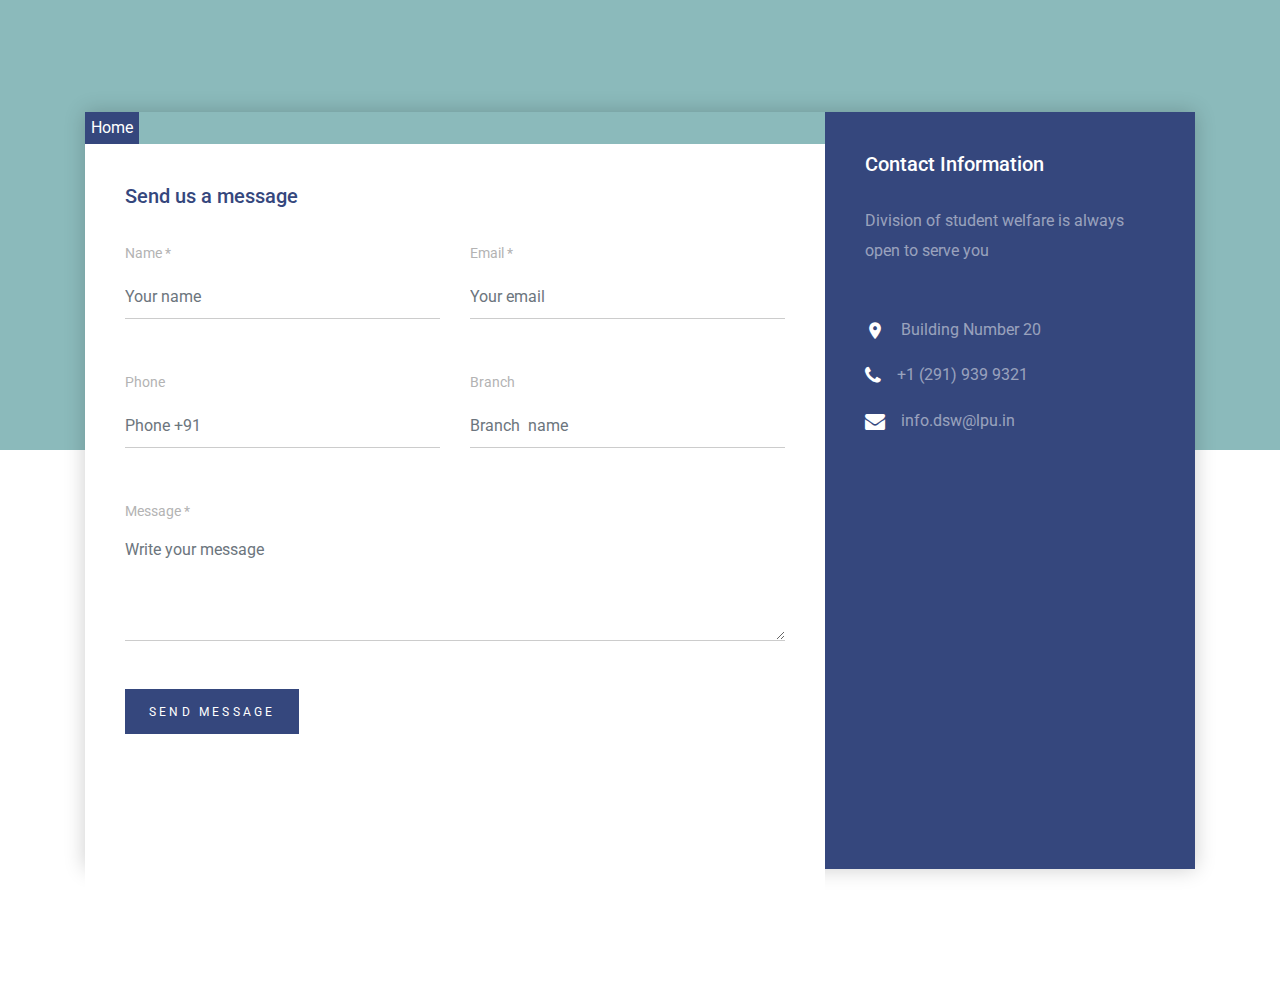
<file: contact-form-17/index.html>
<!doctype html>
<html lang="en">
  <head>
    <!-- Required meta tags -->
    <meta charset="utf-8">
    <meta name="viewport" content="width=device-width, initial-scale=1, shrink-to-fit=no">
    <link href="https://fonts.googleapis.com/css?family=Roboto:400,700,900&display=swap" rel="stylesheet">

    <link rel="stylesheet" href="fonts/icomoon/style.css">


    <!-- Bootstrap CSS -->
    <link rel="stylesheet" href="css/bootstrap.min.css">
    
    <!-- Style -->
    <link rel="stylesheet" href="css/style.css">

    <title>Contact Form</title>
  </head>
  <body>
  

  <div class="content">
   
    <div class="container">
      
      <div class="row align-items-stretch no-gutters contact-wrap">
       
        <div class="col-md-8">
          <a href="DSW MANAGER/Index.html"><button id="home">Home</button></a> 
          <div class="form h-100">

            <h3>Send us a message</h3>
            <form class="mb-5" method="post" id="contactForm" name="contactForm">
              <div class="row">
                <div class="col-md-6 form-group mb-5">
                  <label for="" class="col-form-label">Name *</label>
                  <input type="text" class="form-control" name="name" id="name" placeholder="Your name">
                </div>
                <div class="col-md-6 form-group mb-5">
                  <label for="" class="col-form-label">Email *</label>
                  <input type="text" class="form-control" name="email" id="email"  placeholder="Your email">
                </div>
              </div>

              <div class="row">
                <div class="col-md-6 form-group mb-5">
                  <label for="" class="col-form-label">Phone</label>
                  <input type="text" class="form-control" name="phone" id="phone"  placeholder="Phone +91">
                </div>
                <div class="col-md-6 form-group mb-5">
                  <label for="" class="col-form-label">Branch</label>
                  <input type="text" class="form-control" name="company" id="company"  placeholder="Branch  name">
                </div>
              </div>

              <div class="row">
                <div class="col-md-12 form-group mb-5">
                  <label for="message" class="col-form-label">Message *</label>
                  <textarea class="form-control" name="message" id="message" cols="30" rows="4"  placeholder="Write your message"></textarea>
                </div>
              </div>
              <div class="row">
                <div class="col-md-12 form-group">
                  <input type="submit" value="Send Message" class="btn btn-primary rounded-0 py-2 px-4">
                  <br><br>
        
                  <span class="submitting"></span>
                </div>
              </div>
            </form>

            <div id="form-message-warning mt-4"></div> 
            <div id="form-message-success">
              Your message was sent, thank you!
            </div>

          </div>
        </div>
        <div class="col-md-4">
          <div class="contact-info h-100">
            <h3>Contact Information</h3>
            <p class="mb-5">Division of student welfare is always open to serve you</p>
            <ul class="list-unstyled">
              <li class="d-flex">
                <span class="wrap-icon icon-room mr-3"></span>
                <span class="text">Building Number 20</span>
              </li>
              <li class="d-flex">
                <span class="wrap-icon icon-phone mr-3"></span>
                <span class="text">+1 (291) 939 9321</span>
              </li>
              <li class="d-flex">
                <span class="wrap-icon icon-envelope mr-3"></span>
                <span class="text">info.dsw@lpu.in</span>
              </li>
            </ul>
          </div>
        </div>
      </div>
    </div>

  </div>
    
    

    <script src="js/jquery-3.3.1.min.js"></script>
    <script src="js/popper.min.js"></script>
    <script src="js/bootstrap.min.js"></script>
    <script src="js/jquery.validate.min.js"></script>
    <script src="js/main.js"></script>

  </body>
</html>
</file>
<file: contact-form-17/fonts/icomoon/style.css>
@font-face {
  font-family: 'icomoon';
  src:  url('fonts/icomoon.eot?10si43');
  src:  url('fonts/icomoon.eot?10si43#iefix') format('embedded-opentype'),
    url('fonts/icomoon.ttf?10si43') format('truetype'),
    url('fonts/icomoon.woff?10si43') format('woff'),
    url('fonts/icomoon.svg?10si43#icomoon') format('svg');
  font-weight: normal;
  font-style: normal;
}

[class^="icon-"], [class*=" icon-"] {
  /* use !important to prevent issues with browser extensions that change fonts */
  font-family: 'icomoon' !important;
  speak: none;
  font-style: normal;
  font-weight: normal;
  font-variant: normal;
  text-transform: none;
  line-height: 1;

  /* Better Font Rendering =========== */
  -webkit-font-smoothing: antialiased;
  -moz-osx-font-smoothing: grayscale;
}

.icon-asterisk:before {
  content: "\f069";
}
.icon-plus:before {
  content: "\f067";
}
.icon-question:before {
  content: "\f128";
}
.icon-minus:before {
  content: "\f068";
}
.icon-glass:before {
  content: "\f000";
}
.icon-music:before {
  content: "\f001";
}
.icon-search:before {
  content: "\f002";
}
.icon-envelope-o:before {
  content: "\f003";
}
.icon-heart:before {
  content: "\f004";
}
.icon-star:before {
  content: "\f005";
}
.icon-star-o:before {
  content: "\f006";
}
.icon-user:before {
  content: "\f007";
}
.icon-film:before {
  content: "\f008";
}
.icon-th-large:before {
  content: "\f009";
}
.icon-th:before {
  content: "\f00a";
}
.icon-th-list:before {
  content: "\f00b";
}
.icon-check:before {
  content: "\f00c";
}
.icon-close:before {
  content: "\f00d";
}
.icon-remove:before {
  content: "\f00d";
}
.icon-times:before {
  content: "\f00d";
}
.icon-search-plus:before {
  content: "\f00e";
}
.icon-search-minus:before {
  content: "\f010";
}
.icon-power-off:before {
  content: "\f011";
}
.icon-signal:before {
  content: "\f012";
}
.icon-cog:before {
  content: "\f013";
}
.icon-gear:before {
  content: "\f013";
}
.icon-trash-o:before {
  content: "\f014";
}
.icon-home:before {
  content: "\f015";
}
.icon-file-o:before {
  content: "\f016";
}
.icon-clock-o:before {
  content: "\f017";
}
.icon-road:before {
  content: "\f018";
}
.icon-download:before {
  content: "\f019";
}
.icon-arrow-circle-o-down:before {
  content: "\f01a";
}
.icon-arrow-circle-o-up:before {
  content: "\f01b";
}
.icon-inbox:before {
  content: "\f01c";
}
.icon-play-circle-o:before {
  content: "\f01d";
}
.icon-repeat:before {
  content: "\f01e";
}
.icon-rotate-right:before {
  content: "\f01e";
}
.icon-refresh:before {
  content: "\f021";
}
.icon-list-alt:before {
  content: "\f022";
}
.icon-lock:before {
  content: "\f023";
}
.icon-flag:before {
  content: "\f024";
}
.icon-headphones:before {
  content: "\f025";
}
.icon-volume-off:before {
  content: "\f026";
}
.icon-volume-down:before {
  content: "\f027";
}
.icon-volume-up:before {
  content: "\f028";
}
.icon-qrcode:before {
  content: "\f029";
}
.icon-barcode:before {
  content: "\f02a";
}
.icon-tag:before {
  content: "\f02b";
}
.icon-tags:before {
  content: "\f02c";
}
.icon-book:before {
  content: "\f02d";
}
.icon-bookmark:before {
  content: "\f02e";
}
.icon-print:before {
  content: "\f02f";
}
.icon-camera:before {
  content: "\f030";
}
.icon-font:before {
  content: "\f031";
}
.icon-bold:before {
  content: "\f032";
}
.icon-italic:before {
  content: "\f033";
}
.icon-text-height:before {
  content: "\f034";
}
.icon-text-width:before {
  content: "\f035";
}
.icon-align-left:before {
  content: "\f036";
}
.icon-align-center:before {
  content: "\f037";
}
.icon-align-right:before {
  content: "\f038";
}
.icon-align-justify:before {
  content: "\f039";
}
.icon-list:before {
  content: "\f03a";
}
.icon-dedent:before {
  content: "\f03b";
}
.icon-outdent:before {
  content: "\f03b";
}
.icon-indent:before {
  content: "\f03c";
}
.icon-video-camera:before {
  content: "\f03d";
}
.icon-image:before {
  content: "\f03e";
}
.icon-photo:before {
  content: "\f03e";
}
.icon-picture-o:before {
  content: "\f03e";
}
.icon-pencil:before {
  content: "\f040";
}
.icon-map-marker:before {
  content: "\f041";
}
.icon-adjust:before {
  content: "\f042";
}
.icon-tint:before {
  content: "\f043";
}
.icon-edit:before {
  content: "\f044";
}
.icon-pencil-square-o:before {
  content: "\f044";
}
.icon-share-square-o:before {
  content: "\f045";
}
.icon-check-square-o:before {
  content: "\f046";
}
.icon-arrows:before {
  content: "\f047";
}
.icon-step-backward:before {
  content: "\f048";
}
.icon-fast-backward:before {
  content: "\f049";
}
.icon-backward:before {
  content: "\f04a";
}
.icon-play:before {
  content: "\f04b";
}
.icon-pause:before {
  content: "\f04c";
}
.icon-stop:before {
  content: "\f04d";
}
.icon-forward:before {
  content: "\f04e";
}
.icon-fast-forward:before {
  content: "\f050";
}
.icon-step-forward:before {
  content: "\f051";
}
.icon-eject:before {
  content: "\f052";
}
.icon-chevron-left:before {
  content: "\f053";
}
.icon-chevron-right:before {
  content: "\f054";
}
.icon-plus-circle:before {
  content: "\f055";
}
.icon-minus-circle:before {
  content: "\f056";
}
.icon-times-circle:before {
  content: "\f057";
}
.icon-check-circle:before {
  content: "\f058";
}
.icon-question-circle:before {
  content: "\f059";
}
.icon-info-circle:before {
  content: "\f05a";
}
.icon-crosshairs:before {
  content: "\f05b";
}
.icon-times-circle-o:before {
  content: "\f05c";
}
.icon-check-circle-o:before {
  content: "\f05d";
}
.icon-ban:before {
  content: "\f05e";
}
.icon-arrow-left:before {
  content: "\f060";
}
.icon-arrow-right:before {
  content: "\f061";
}
.icon-arrow-up:before {
  content: "\f062";
}
.icon-arrow-down:before {
  content: "\f063";
}
.icon-mail-forward:before {
  content: "\f064";
}
.icon-share:before {
  content: "\f064";
}
.icon-expand:before {
  content: "\f065";
}
.icon-compress:before {
  content: "\f066";
}
.icon-exclamation-circle:before {
  content: "\f06a";
}
.icon-gift:before {
  content: "\f06b";
}
.icon-leaf:before {
  content: "\f06c";
}
.icon-fire:before {
  content: "\f06d";
}
.icon-eye:before {
  content: "\f06e";
}
.icon-eye-slash:before {
  content: "\f070";
}
.icon-exclamation-triangle:before {
  content: "\f071";
}
.icon-warning:before {
  content: "\f071";
}
.icon-plane:before {
  content: "\f072";
}
.icon-calendar:before {
  content: "\f073";
}
.icon-random:before {
  content: "\f074";
}
.icon-comment:before {
  content: "\f075";
}
.icon-magnet:before {
  content: "\f076";
}
.icon-chevron-up:before {
  content: "\f077";
}
.icon-chevron-down:before {
  content: "\f078";
}
.icon-retweet:before {
  content: "\f079";
}
.icon-shopping-cart:before {
  content: "\f07a";
}
.icon-folder:before {
  content: "\f07b";
}
.icon-folder-open:before {
  content: "\f07c";
}
.icon-arrows-v:before {
  content: "\f07d";
}
.icon-arrows-h:before {
  content: "\f07e";
}
.icon-bar-chart:before {
  content: "\f080";
}
.icon-bar-chart-o:before {
  content: "\f080";
}
.icon-twitter-square:before {
  content: "\f081";
}
.icon-facebook-square:before {
  content: "\f082";
}
.icon-camera-retro:before {
  content: "\f083";
}
.icon-key:before {
  content: "\f084";
}
.icon-cogs:before {
  content: "\f085";
}
.icon-gears:before {
  content: "\f085";
}
.icon-comments:before {
  content: "\f086";
}
.icon-thumbs-o-up:before {
  content: "\f087";
}
.icon-thumbs-o-down:before {
  content: "\f088";
}
.icon-star-half:before {
  content: "\f089";
}
.icon-heart-o:before {
  content: "\f08a";
}
.icon-sign-out:before {
  content: "\f08b";
}
.icon-linkedin-square:before {
  content: "\f08c";
}
.icon-thumb-tack:before {
  content: "\f08d";
}
.icon-external-link:before {
  content: "\f08e";
}
.icon-sign-in:before {
  content: "\f090";
}
.icon-trophy:before {
  content: "\f091";
}
.icon-github-square:before {
  content: "\f092";
}
.icon-upload:before {
  content: "\f093";
}
.icon-lemon-o:before {
  content: "\f094";
}
.icon-phone:before {
  content: "\f095";
}
.icon-square-o:before {
  content: "\f096";
}
.icon-bookmark-o:before {
  content: "\f097";
}
.icon-phone-square:before {
  content: "\f098";
}
.icon-twitter:before {
  content: "\f099";
}
.icon-facebook:before {
  content: "\f09a";
}
.icon-facebook-f:before {
  content: "\f09a";
}
.icon-github:before {
  content: "\f09b";
}
.icon-unlock:before {
  content: "\f09c";
}
.icon-credit-card:before {
  content: "\f09d";
}
.icon-feed:before {
  content: "\f09e";
}
.icon-rss:before {
  content: "\f09e";
}
.icon-hdd-o:before {
  content: "\f0a0";
}
.icon-bullhorn:before {
  content: "\f0a1";
}
.icon-bell-o:before {
  content: "\f0a2";
}
.icon-certificate:before {
  content: "\f0a3";
}
.icon-hand-o-right:before {
  content: "\f0a4";
}
.icon-hand-o-left:before {
  content: "\f0a5";
}
.icon-hand-o-up:before {
  content: "\f0a6";
}
.icon-hand-o-down:before {
  content: "\f0a7";
}
.icon-arrow-circle-left:before {
  content: "\f0a8";
}
.icon-arrow-circle-right:before {
  content: "\f0a9";
}
.icon-arrow-circle-up:before {
  content: "\f0aa";
}
.icon-arrow-circle-down:before {
  content: "\f0ab";
}
.icon-globe:before {
  content: "\f0ac";
}
.icon-wrench:before {
  content: "\f0ad";
}
.icon-tasks:before {
  content: "\f0ae";
}
.icon-filter:before {
  content: "\f0b0";
}
.icon-briefcase:before {
  content: "\f0b1";
}
.icon-arrows-alt:before {
  content: "\f0b2";
}
.icon-group:before {
  content: "\f0c0";
}
.icon-users:before {
  content: "\f0c0";
}
.icon-chain:before {
  content: "\f0c1";
}
.icon-link:before {
  content: "\f0c1";
}
.icon-cloud:before {
  content: "\f0c2";
}
.icon-flask:before {
  content: "\f0c3";
}
.icon-cut:before {
  content: "\f0c4";
}
.icon-scissors:before {
  content: "\f0c4";
}
.icon-copy:before {
  content: "\f0c5";
}
.icon-files-o:before {
  content: "\f0c5";
}
.icon-paperclip:before {
  content: "\f0c6";
}
.icon-floppy-o:before {
  content: "\f0c7";
}
.icon-save:before {
  content: "\f0c7";
}
.icon-square:before {
  content: "\f0c8";
}
.icon-bars:before {
  content: "\f0c9";
}
.icon-navicon:before {
  content: "\f0c9";
}
.icon-reorder:before {
  content: "\f0c9";
}
.icon-list-ul:before {
  content: "\f0ca";
}
.icon-list-ol:before {
  content: "\f0cb";
}
.icon-strikethrough:before {
  content: "\f0cc";
}
.icon-underline:before {
  content: "\f0cd";
}
.icon-table:before {
  content: "\f0ce";
}
.icon-magic:before {
  content: "\f0d0";
}
.icon-truck:before {
  content: "\f0d1";
}
.icon-pinterest:before {
  content: "\f0d2";
}
.icon-pinterest-square:before {
  content: "\f0d3";
}
.icon-google-plus-square:before {
  content: "\f0d4";
}
.icon-google-plus:before {
  content: "\f0d5";
}
.icon-money:before {
  content: "\f0d6";
}
.icon-caret-down:before {
  content: "\f0d7";
}
.icon-caret-up:before {
  content: "\f0d8";
}
.icon-caret-left:before {
  content: "\f0d9";
}
.icon-caret-right:before {
  content: "\f0da";
}
.icon-columns:before {
  content: "\f0db";
}
.icon-sort:before {
  content: "\f0dc";
}
.icon-unsorted:before {
  content: "\f0dc";
}
.icon-sort-desc:before {
  content: "\f0dd";
}
.icon-sort-down:before {
  content: "\f0dd";
}
.icon-sort-asc:before {
  content: "\f0de";
}
.icon-sort-up:before {
  content: "\f0de";
}
.icon-envelope:before {
  content: "\f0e0";
}
.icon-linkedin:before {
  content: "\f0e1";
}
.icon-rotate-left:before {
  content: "\f0e2";
}
.icon-undo:before {
  content: "\f0e2";
}
.icon-gavel:before {
  content: "\f0e3";
}
.icon-legal:before {
  content: "\f0e3";
}
.icon-dashboard:before {
  content: "\f0e4";
}
.icon-tachometer:before {
  content: "\f0e4";
}
.icon-comment-o:before {
  content: "\f0e5";
}
.icon-comments-o:before {
  content: "\f0e6";
}
.icon-bolt:before {
  content: "\f0e7";
}
.icon-flash:before {
  content: "\f0e7";
}
.icon-sitemap:before {
  content: "\f0e8";
}
.icon-umbrella:before {
  content: "\f0e9";
}
.icon-clipboard:before {
  content: "\f0ea";
}
.icon-paste:before {
  content: "\f0ea";
}
.icon-lightbulb-o:before {
  content: "\f0eb";
}
.icon-exchange:before {
  content: "\f0ec";
}
.icon-cloud-download:before {
  content: "\f0ed";
}
.icon-cloud-upload:before {
  content: "\f0ee";
}
.icon-user-md:before {
  content: "\f0f0";
}
.icon-stethoscope:before {
  content: "\f0f1";
}
.icon-suitcase:before {
  content: "\f0f2";
}
.icon-bell:before {
  content: "\f0f3";
}
.icon-coffee:before {
  content: "\f0f4";
}
.icon-cutlery:before {
  content: "\f0f5";
}
.icon-file-text-o:before {
  content: "\f0f6";
}
.icon-building-o:before {
  content: "\f0f7";
}
.icon-hospital-o:before {
  content: "\f0f8";
}
.icon-ambulance:before {
  content: "\f0f9";
}
.icon-medkit:before {
  content: "\f0fa";
}
.icon-fighter-jet:before {
  content: "\f0fb";
}
.icon-beer:before {
  content: "\f0fc";
}
.icon-h-square:before {
  content: "\f0fd";
}
.icon-plus-square:before {
  content: "\f0fe";
}
.icon-angle-double-left:before {
  content: "\f100";
}
.icon-angle-double-right:before {
  content: "\f101";
}
.icon-angle-double-up:before {
  content: "\f102";
}
.icon-angle-double-down:before {
  content: "\f103";
}
.icon-angle-left:before {
  content: "\f104";
}
.icon-angle-right:before {
  content: "\f105";
}
.icon-angle-up:before {
  content: "\f106";
}
.icon-angle-down:before {
  content: "\f107";
}
.icon-desktop:before {
  content: "\f108";
}
.icon-laptop:before {
  content: "\f109";
}
.icon-tablet:before {
  content: "\f10a";
}
.icon-mobile:before {
  content: "\f10b";
}
.icon-mobile-phone:before {
  content: "\f10b";
}
.icon-circle-o:before {
  content: "\f10c";
}
.icon-quote-left:before {
  content: "\f10d";
}
.icon-quote-right:before {
  content: "\f10e";
}
.icon-spinner:before {
  content: "\f110";
}
.icon-circle:before {
  content: "\f111";
}
.icon-mail-reply:before {
  content: "\f112";
}
.icon-reply:before {
  content: "\f112";
}
.icon-github-alt:before {
  content: "\f113";
}
.icon-folder-o:before {
  content: "\f114";
}
.icon-folder-open-o:before {
  content: "\f115";
}
.icon-smile-o:before {
  content: "\f118";
}
.icon-frown-o:before {
  content: "\f119";
}
.icon-meh-o:before {
  content: "\f11a";
}
.icon-gamepad:before {
  content: "\f11b";
}
.icon-keyboard-o:before {
  content: "\f11c";
}
.icon-flag-o:before {
  content: "\f11d";
}
.icon-flag-checkered:before {
  content: "\f11e";
}
.icon-terminal:before {
  content: "\f120";
}
.icon-code:before {
  content: "\f121";
}
.icon-mail-reply-all:before {
  content: "\f122";
}
.icon-reply-all:before {
  content: "\f122";
}
.icon-star-half-empty:before {
  content: "\f123";
}
.icon-star-half-full:before {
  content: "\f123";
}
.icon-star-half-o:before {
  content: "\f123";
}
.icon-location-arrow:before {
  content: "\f124";
}
.icon-crop:before {
  content: "\f125";
}
.icon-code-fork:before {
  content: "\f126";
}
.icon-chain-broken:before {
  content: "\f127";
}
.icon-unlink:before {
  content: "\f127";
}
.icon-info:before {
  content: "\f129";
}
.icon-exclamation:before {
  content: "\f12a";
}
.icon-superscript:before {
  content: "\f12b";
}
.icon-subscript:before {
  content: "\f12c";
}
.icon-eraser:before {
  content: "\f12d";
}
.icon-puzzle-piece:before {
  content: "\f12e";
}
.icon-microphone:before {
  content: "\f130";
}
.icon-microphone-slash:before {
  content: "\f131";
}
.icon-shield:before {
  content: "\f132";
}
.icon-calendar-o:before {
  content: "\f133";
}
.icon-fire-extinguisher:before {
  content: "\f134";
}
.icon-rocket:before {
  content: "\f135";
}
.icon-maxcdn:before {
  content: "\f136";
}
.icon-chevron-circle-left:before {
  content: "\f137";
}
.icon-chevron-circle-right:before {
  content: "\f138";
}
.icon-chevron-circle-up:before {
  content: "\f139";
}
.icon-chevron-circle-down:before {
  content: "\f13a";
}
.icon-html5:before {
  content: "\f13b";
}
.icon-css3:before {
  content: "\f13c";
}
.icon-anchor:before {
  content: "\f13d";
}
.icon-unlock-alt:before {
  content: "\f13e";
}
.icon-bullseye:before {
  content: "\f140";
}
.icon-ellipsis-h:before {
  content: "\f141";
}
.icon-ellipsis-v:before {
  content: "\f142";
}
.icon-rss-square:before {
  content: "\f143";
}
.icon-play-circle:before {
  content: "\f144";
}
.icon-ticket:before {
  content: "\f145";
}
.icon-minus-square:before {
  content: "\f146";
}
.icon-minus-square-o:before {
  content: "\f147";
}
.icon-level-up:before {
  content: "\f148";
}
.icon-level-down:before {
  content: "\f149";
}
.icon-check-square:before {
  content: "\f14a";
}
.icon-pencil-square:before {
  content: "\f14b";
}
.icon-external-link-square:before {
  content: "\f14c";
}
.icon-share-square:before {
  content: "\f14d";
}
.icon-compass:before {
  content: "\f14e";
}
.icon-caret-square-o-down:before {
  content: "\f150";
}
.icon-toggle-down:before {
  content: "\f150";
}
.icon-caret-square-o-up:before {
  content: "\f151";
}
.icon-toggle-up:before {
  content: "\f151";
}
.icon-caret-square-o-right:before {
  content: "\f152";
}
.icon-toggle-right:before {
  content: "\f152";
}
.icon-eur:before {
  content: "\f153";
}
.icon-euro:before {
  content: "\f153";
}
.icon-gbp:before {
  content: "\f154";
}
.icon-dollar:before {
  content: "\f155";
}
.icon-usd:before {
  content: "\f155";
}
.icon-inr:before {
  content: "\f156";
}
.icon-rupee:before {
  content: "\f156";
}
.icon-cny:before {
  content: "\f157";
}
.icon-jpy:before {
  content: "\f157";
}
.icon-rmb:before {
  content: "\f157";
}
.icon-yen:before {
  content: "\f157";
}
.icon-rouble:before {
  content: "\f158";
}
.icon-rub:before {
  content: "\f158";
}
.icon-ruble:before {
  content: "\f158";
}
.icon-krw:before {
  content: "\f159";
}
.icon-won:before {
  content: "\f159";
}
.icon-bitcoin:before {
  content: "\f15a";
}
.icon-btc:before {
  content: "\f15a";
}
.icon-file:before {
  content: "\f15b";
}
.icon-file-text:before {
  content: "\f15c";
}
.icon-sort-alpha-asc:before {
  content: "\f15d";
}
.icon-sort-alpha-desc:before {
  content: "\f15e";
}
.icon-sort-amount-asc:before {
  content: "\f160";
}
.icon-sort-amount-desc:before {
  content: "\f161";
}
.icon-sort-numeric-asc:before {
  content: "\f162";
}
.icon-sort-numeric-desc:before {
  content: "\f163";
}
.icon-thumbs-up:before {
  content: "\f164";
}
.icon-thumbs-down:before {
  content: "\f165";
}
.icon-youtube-square:before {
  content: "\f166";
}
.icon-youtube:before {
  content: "\f167";
}
.icon-xing:before {
  content: "\f168";
}
.icon-xing-square:before {
  content: "\f169";
}
.icon-youtube-play:before {
  content: "\f16a";
}
.icon-dropbox:before {
  content: "\f16b";
}
.icon-stack-overflow:before {
  content: "\f16c";
}
.icon-instagram:before {
  content: "\f16d";
}
.icon-flickr:before {
  content: "\f16e";
}
.icon-adn:before {
  content: "\f170";
}
.icon-bitbucket:before {
  content: "\f171";
}
.icon-bitbucket-square:before {
  content: "\f172";
}
.icon-tumblr:before {
  content: "\f173";
}
.icon-tumblr-square:before {
  content: "\f174";
}
.icon-long-arrow-down:before {
  content: "\f175";
}
.icon-long-arrow-up:before {
  content: "\f176";
}
.icon-long-arrow-left:before {
  content: "\f177";
}
.icon-long-arrow-right:before {
  content: "\f178";
}
.icon-apple:before {
  content: "\f179";
}
.icon-windows:before {
  content: "\f17a";
}
.icon-android:before {
  content: "\f17b";
}
.icon-linux:before {
  content: "\f17c";
}
.icon-dribbble:before {
  content: "\f17d";
}
.icon-skype:before {
  content: "\f17e";
}
.icon-foursquare:before {
  content: "\f180";
}
.icon-trello:before {
  content: "\f181";
}
.icon-female:before {
  content: "\f182";
}
.icon-male:before {
  content: "\f183";
}
.icon-gittip:before {
  content: "\f184";
}
.icon-gratipay:before {
  content: "\f184";
}
.icon-sun-o:before {
  content: "\f185";
}
.icon-moon-o:before {
  content: "\f186";
}
.icon-archive:before {
  content: "\f187";
}
.icon-bug:before {
  content: "\f188";
}
.icon-vk:before {
  content: "\f189";
}
.icon-weibo:before {
  content: "\f18a";
}
.icon-renren:before {
  content: "\f18b";
}
.icon-pagelines:before {
  content: "\f18c";
}
.icon-stack-exchange:before {
  content: "\f18d";
}
.icon-arrow-circle-o-right:before {
  content: "\f18e";
}
.icon-arrow-circle-o-left:before {
  content: "\f190";
}
.icon-caret-square-o-left:before {
  content: "\f191";
}
.icon-toggle-left:before {
  content: "\f191";
}
.icon-dot-circle-o:before {
  content: "\f192";
}
.icon-wheelchair:before {
  content: "\f193";
}
.icon-vimeo-square:before {
  content: "\f194";
}
.icon-try:before {
  content: "\f195";
}
.icon-turkish-lira:before {
  content: "\f195";
}
.icon-plus-square-o:before {
  content: "\f196";
}
.icon-space-shuttle:before {
  content: "\f197";
}
.icon-slack:before {
  content: "\f198";
}
.icon-envelope-square:before {
  content: "\f199";
}
.icon-wordpress:before {
  content: "\f19a";
}
.icon-openid:before {
  content: "\f19b";
}
.icon-bank:before {
  content: "\f19c";
}
.icon-institution:before {
  content: "\f19c";
}
.icon-university:before {
  content: "\f19c";
}
.icon-graduation-cap:before {
  content: "\f19d";
}
.icon-mortar-board:before {
  content: "\f19d";
}
.icon-yahoo:before {
  content: "\f19e";
}
.icon-google:before {
  content: "\f1a0";
}
.icon-reddit:before {
  content: "\f1a1";
}
.icon-reddit-square:before {
  content: "\f1a2";
}
.icon-stumbleupon-circle:before {
  content: "\f1a3";
}
.icon-stumbleupon:before {
  content: "\f1a4";
}
.icon-delicious:before {
  content: "\f1a5";
}
.icon-digg:before {
  content: "\f1a6";
}
.icon-pied-piper-pp:before {
  content: "\f1a7";
}
.icon-pied-piper-alt:before {
  content: "\f1a8";
}
.icon-drupal:before {
  content: "\f1a9";
}
.icon-joomla:before {
  content: "\f1aa";
}
.icon-language:before {
  content: "\f1ab";
}
.icon-fax:before {
  content: "\f1ac";
}
.icon-building:before {
  content: "\f1ad";
}
.icon-child:before {
  content: "\f1ae";
}
.icon-paw:before {
  content: "\f1b0";
}
.icon-spoon:before {
  content: "\f1b1";
}
.icon-cube:before {
  content: "\f1b2";
}
.icon-cubes:before {
  content: "\f1b3";
}
.icon-behance:before {
  content: "\f1b4";
}
.icon-behance-square:before {
  content: "\f1b5";
}
.icon-steam:before {
  content: "\f1b6";
}
.icon-steam-square:before {
  content: "\f1b7";
}
.icon-recycle:before {
  content: "\f1b8";
}
.icon-automobile:before {
  content: "\f1b9";
}
.icon-car:before {
  content: "\f1b9";
}
.icon-cab:before {
  content: "\f1ba";
}
.icon-taxi:before {
  content: "\f1ba";
}
.icon-tree:before {
  content: "\f1bb";
}
.icon-spotify:before {
  content: "\f1bc";
}
.icon-deviantart:before {
  content: "\f1bd";
}
.icon-soundcloud:before {
  content: "\f1be";
}
.icon-database:before {
  content: "\f1c0";
}
.icon-file-pdf-o:before {
  content: "\f1c1";
}
.icon-file-word-o:before {
  content: "\f1c2";
}
.icon-file-excel-o:before {
  content: "\f1c3";
}
.icon-file-powerpoint-o:before {
  content: "\f1c4";
}
.icon-file-image-o:before {
  content: "\f1c5";
}
.icon-file-photo-o:before {
  content: "\f1c5";
}
.icon-file-picture-o:before {
  content: "\f1c5";
}
.icon-file-archive-o:before {
  content: "\f1c6";
}
.icon-file-zip-o:before {
  content: "\f1c6";
}
.icon-file-audio-o:before {
  content: "\f1c7";
}
.icon-file-sound-o:before {
  content: "\f1c7";
}
.icon-file-movie-o:before {
  content: "\f1c8";
}
.icon-file-video-o:before {
  content: "\f1c8";
}
.icon-file-code-o:before {
  content: "\f1c9";
}
.icon-vine:before {
  content: "\f1ca";
}
.icon-codepen:before {
  content: "\f1cb";
}
.icon-jsfiddle:before {
  content: "\f1cc";
}
.icon-life-bouy:before {
  content: "\f1cd";
}
.icon-life-buoy:before {
  content: "\f1cd";
}
.icon-life-ring:before {
  content: "\f1cd";
}
.icon-life-saver:before {
  content: "\f1cd";
}
.icon-support:before {
  content: "\f1cd";
}
.icon-circle-o-notch:before {
  content: "\f1ce";
}
.icon-ra:before {
  content: "\f1d0";
}
.icon-rebel:before {
  content: "\f1d0";
}
.icon-resistance:before {
  content: "\f1d0";
}
.icon-empire:before {
  content: "\f1d1";
}
.icon-ge:before {
  content: "\f1d1";
}
.icon-git-square:before {
  content: "\f1d2";
}
.icon-git:before {
  content: "\f1d3";
}
.icon-hacker-news:before {
  content: "\f1d4";
}
.icon-y-combinator-square:before {
  content: "\f1d4";
}
.icon-yc-square:before {
  content: "\f1d4";
}
.icon-tencent-weibo:before {
  content: "\f1d5";
}
.icon-qq:before {
  content: "\f1d6";
}
.icon-wechat:before {
  content: "\f1d7";
}
.icon-weixin:before {
  content: "\f1d7";
}
.icon-paper-plane:before {
  content: "\f1d8";
}
.icon-send:before {
  content: "\f1d8";
}
.icon-paper-plane-o:before {
  content: "\f1d9";
}
.icon-send-o:before {
  content: "\f1d9";
}
.icon-history:before {
  content: "\f1da";
}
.icon-circle-thin:before {
  content: "\f1db";
}
.icon-header:before {
  content: "\f1dc";
}
.icon-paragraph:before {
  content: "\f1dd";
}
.icon-sliders:before {
  content: "\f1de";
}
.icon-share-alt:before {
  content: "\f1e0";
}
.icon-share-alt-square:before {
  content: "\f1e1";
}
.icon-bomb:before {
  content: "\f1e2";
}
.icon-futbol-o:before {
  content: "\f1e3";
}
.icon-soccer-ball-o:before {
  content: "\f1e3";
}
.icon-tty:before {
  content: "\f1e4";
}
.icon-binoculars:before {
  content: "\f1e5";
}
.icon-plug:before {
  content: "\f1e6";
}
.icon-slideshare:before {
  content: "\f1e7";
}
.icon-twitch:before {
  content: "\f1e8";
}
.icon-yelp:before {
  content: "\f1e9";
}
.icon-newspaper-o:before {
  content: "\f1ea";
}
.icon-wifi:before {
  content: "\f1eb";
}
.icon-calculator:before {
  content: "\f1ec";
}
.icon-paypal:before {
  content: "\f1ed";
}
.icon-google-wallet:before {
  content: "\f1ee";
}
.icon-cc-visa:before {
  content: "\f1f0";
}
.icon-cc-mastercard:before {
  content: "\f1f1";
}
.icon-cc-discover:before {
  content: "\f1f2";
}
.icon-cc-amex:before {
  content: "\f1f3";
}
.icon-cc-paypal:before {
  content: "\f1f4";
}
.icon-cc-stripe:before {
  content: "\f1f5";
}
.icon-bell-slash:before {
  content: "\f1f6";
}
.icon-bell-slash-o:before {
  content: "\f1f7";
}
.icon-trash:before {
  content: "\f1f8";
}
.icon-copyright:before {
  content: "\f1f9";
}
.icon-at:before {
  content: "\f1fa";
}
.icon-eyedropper:before {
  content: "\f1fb";
}
.icon-paint-brush:before {
  content: "\f1fc";
}
.icon-birthday-cake:before {
  content: "\f1fd";
}
.icon-area-chart:before {
  content: "\f1fe";
}
.icon-pie-chart:before {
  content: "\f200";
}
.icon-line-chart:before {
  content: "\f201";
}
.icon-lastfm:before {
  content: "\f202";
}
.icon-lastfm-square:before {
  content: "\f203";
}
.icon-toggle-off:before {
  content: "\f204";
}
.icon-toggle-on:before {
  content: "\f205";
}
.icon-bicycle:before {
  content: "\f206";
}
.icon-bus:before {
  content: "\f207";
}
.icon-ioxhost:before {
  content: "\f208";
}
.icon-angellist:before {
  content: "\f209";
}
.icon-cc:before {
  content: "\f20a";
}
.icon-ils:before {
  content: "\f20b";
}
.icon-shekel:before {
  content: "\f20b";
}
.icon-sheqel:before {
  content: "\f20b";
}
.icon-meanpath:before {
  content: "\f20c";
}
.icon-buysellads:before {
  content: "\f20d";
}
.icon-connectdevelop:before {
  content: "\f20e";
}
.icon-dashcube:before {
  content: "\f210";
}
.icon-forumbee:before {
  content: "\f211";
}
.icon-leanpub:before {
  content: "\f212";
}
.icon-sellsy:before {
  content: "\f213";
}
.icon-shirtsinbulk:before {
  content: "\f214";
}
.icon-simplybuilt:before {
  content: "\f215";
}
.icon-skyatlas:before {
  content: "\f216";
}
.icon-cart-plus:before {
  content: "\f217";
}
.icon-cart-arrow-down:before {
  content: "\f218";
}
.icon-diamond:before {
  content: "\f219";
}
.icon-ship:before {
  content: "\f21a";
}
.icon-user-secret:before {
  content: "\f21b";
}
.icon-motorcycle:before {
  content: "\f21c";
}
.icon-street-view:before {
  content: "\f21d";
}
.icon-heartbeat:before {
  content: "\f21e";
}
.icon-venus:before {
  content: "\f221";
}
.icon-mars:before {
  content: "\f222";
}
.icon-mercury:before {
  content: "\f223";
}
.icon-intersex:before {
  content: "\f224";
}
.icon-transgender:before {
  content: "\f224";
}
.icon-transgender-alt:before {
  content: "\f225";
}
.icon-venus-double:before {
  content: "\f226";
}
.icon-mars-double:before {
  content: "\f227";
}
.icon-venus-mars:before {
  content: "\f228";
}
.icon-mars-stroke:before {
  content: "\f229";
}
.icon-mars-stroke-v:before {
  content: "\f22a";
}
.icon-mars-stroke-h:before {
  content: "\f22b";
}
.icon-neuter:before {
  content: "\f22c";
}
.icon-genderless:before {
  content: "\f22d";
}
.icon-facebook-official:before {
  content: "\f230";
}
.icon-pinterest-p:before {
  content: "\f231";
}
.icon-whatsapp:before {
  content: "\f232";
}
.icon-server:before {
  content: "\f233";
}
.icon-user-plus:before {
  content: "\f234";
}
.icon-user-times:before {
  content: "\f235";
}
.icon-bed:before {
  content: "\f236";
}
.icon-hotel:before {
  content: "\f236";
}
.icon-viacoin:before {
  content: "\f237";
}
.icon-train:before {
  content: "\f238";
}
.icon-subway:before {
  content: "\f239";
}
.icon-medium:before {
  content: "\f23a";
}
.icon-y-combinator:before {
  content: "\f23b";
}
.icon-yc:before {
  content: "\f23b";
}
.icon-optin-monster:before {
  content: "\f23c";
}
.icon-opencart:before {
  content: "\f23d";
}
.icon-expeditedssl:before {
  content: "\f23e";
}
.icon-battery:before {
  content: "\f240";
}
.icon-battery-4:before {
  content: "\f240";
}
.icon-battery-full:before {
  content: "\f240";
}
.icon-battery-3:before {
  content: "\f241";
}
.icon-battery-three-quarters:before {
  content: "\f241";
}
.icon-battery-2:before {
  content: "\f242";
}
.icon-battery-half:before {
  content: "\f242";
}
.icon-battery-1:before {
  content: "\f243";
}
.icon-battery-quarter:before {
  content: "\f243";
}
.icon-battery-0:before {
  content: "\f244";
}
.icon-battery-empty:before {
  content: "\f244";
}
.icon-mouse-pointer:before {
  content: "\f245";
}
.icon-i-cursor:before {
  content: "\f246";
}
.icon-object-group:before {
  content: "\f247";
}
.icon-object-ungroup:before {
  content: "\f248";
}
.icon-sticky-note:before {
  content: "\f249";
}
.icon-sticky-note-o:before {
  content: "\f24a";
}
.icon-cc-jcb:before {
  content: "\f24b";
}
.icon-cc-diners-club:before {
  content: "\f24c";
}
.icon-clone:before {
  content: "\f24d";
}
.icon-balance-scale:before {
  content: "\f24e";
}
.icon-hourglass-o:before {
  content: "\f250";
}
.icon-hourglass-1:before {
  content: "\f251";
}
.icon-hourglass-start:before {
  content: "\f251";
}
.icon-hourglass-2:before {
  content: "\f252";
}
.icon-hourglass-half:before {
  content: "\f252";
}
.icon-hourglass-3:before {
  content: "\f253";
}
.icon-hourglass-end:before {
  content: "\f253";
}
.icon-hourglass:before {
  content: "\f254";
}
.icon-hand-grab-o:before {
  content: "\f255";
}
.icon-hand-rock-o:before {
  content: "\f255";
}
.icon-hand-paper-o:before {
  content: "\f256";
}
.icon-hand-stop-o:before {
  content: "\f256";
}
.icon-hand-scissors-o:before {
  content: "\f257";
}
.icon-hand-lizard-o:before {
  content: "\f258";
}
.icon-hand-spock-o:before {
  content: "\f259";
}
.icon-hand-pointer-o:before {
  content: "\f25a";
}
.icon-hand-peace-o:before {
  content: "\f25b";
}
.icon-trademark:before {
  content: "\f25c";
}
.icon-registered:before {
  content: "\f25d";
}
.icon-creative-commons:before {
  content: "\f25e";
}
.icon-gg:before {
  content: "\f260";
}
.icon-gg-circle:before {
  content: "\f261";
}
.icon-tripadvisor:before {
  content: "\f262";
}
.icon-odnoklassniki:before {
  content: "\f263";
}
.icon-odnoklassniki-square:before {
  content: "\f264";
}
.icon-get-pocket:before {
  content: "\f265";
}
.icon-wikipedia-w:before {
  content: "\f266";
}
.icon-safari:before {
  content: "\f267";
}
.icon-chrome:before {
  content: "\f268";
}
.icon-firefox:before {
  content: "\f269";
}
.icon-opera:before {
  content: "\f26a";
}
.icon-internet-explorer:before {
  content: "\f26b";
}
.icon-television:before {
  content: "\f26c";
}
.icon-tv:before {
  content: "\f26c";
}
.icon-contao:before {
  content: "\f26d";
}
.icon-500px:before {
  content: "\f26e";
}
.icon-amazon:before {
  content: "\f270";
}
.icon-calendar-plus-o:before {
  content: "\f271";
}
.icon-calendar-minus-o:before {
  content: "\f272";
}
.icon-calendar-times-o:before {
  content: "\f273";
}
.icon-calendar-check-o:before {
  content: "\f274";
}
.icon-industry:before {
  content: "\f275";
}
.icon-map-pin:before {
  content: "\f276";
}
.icon-map-signs:before {
  content: "\f277";
}
.icon-map-o:before {
  content: "\f278";
}
.icon-map:before {
  content: "\f279";
}
.icon-commenting:before {
  content: "\f27a";
}
.icon-commenting-o:before {
  content: "\f27b";
}
.icon-houzz:before {
  content: "\f27c";
}
.icon-vimeo:before {
  content: "\f27d";
}
.icon-black-tie:before {
  content: "\f27e";
}
.icon-fonticons:before {
  content: "\f280";
}
.icon-reddit-alien:before {
  content: "\f281";
}
.icon-edge:before {
  content: "\f282";
}
.icon-credit-card-alt:before {
  content: "\f283";
}
.icon-codiepie:before {
  content: "\f284";
}
.icon-modx:before {
  content: "\f285";
}
.icon-fort-awesome:before {
  content: "\f286";
}
.icon-usb:before {
  content: "\f287";
}
.icon-product-hunt:before {
  content: "\f288";
}
.icon-mixcloud:before {
  content: "\f289";
}
.icon-scribd:before {
  content: "\f28a";
}
.icon-pause-circle:before {
  content: "\f28b";
}
.icon-pause-circle-o:before {
  content: "\f28c";
}
.icon-stop-circle:before {
  content: "\f28d";
}
.icon-stop-circle-o:before {
  content: "\f28e";
}
.icon-shopping-bag:before {
  content: "\f290";
}
.icon-shopping-basket:before {
  content: "\f291";
}
.icon-hashtag:before {
  content: "\f292";
}
.icon-bluetooth:before {
  content: "\f293";
}
.icon-bluetooth-b:before {
  content: "\f294";
}
.icon-percent:before {
  content: "\f295";
}
.icon-gitlab:before {
  content: "\f296";
}
.icon-wpbeginner:before {
  content: "\f297";
}
.icon-wpforms:before {
  content: "\f298";
}
.icon-envira:before {
  content: "\f299";
}
.icon-universal-access:before {
  content: "\f29a";
}
.icon-wheelchair-alt:before {
  content: "\f29b";
}
.icon-question-circle-o:before {
  content: "\f29c";
}
.icon-blind:before {
  content: "\f29d";
}
.icon-audio-description:before {
  content: "\f29e";
}
.icon-volume-control-phone:before {
  content: "\f2a0";
}
.icon-braille:before {
  content: "\f2a1";
}
.icon-assistive-listening-systems:before {
  content: "\f2a2";
}
.icon-american-sign-language-interpreting:before {
  content: "\f2a3";
}
.icon-asl-interpreting:before {
  content: "\f2a3";
}
.icon-deaf:before {
  content: "\f2a4";
}
.icon-deafness:before {
  content: "\f2a4";
}
.icon-hard-of-hearing:before {
  content: "\f2a4";
}
.icon-glide:before {
  content: "\f2a5";
}
.icon-glide-g:before {
  content: "\f2a6";
}
.icon-sign-language:before {
  content: "\f2a7";
}
.icon-signing:before {
  content: "\f2a7";
}
.icon-low-vision:before {
  content: "\f2a8";
}
.icon-viadeo:before {
  content: "\f2a9";
}
.icon-viadeo-square:before {
  content: "\f2aa";
}
.icon-snapchat:before {
  content: "\f2ab";
}
.icon-snapchat-ghost:before {
  content: "\f2ac";
}
.icon-snapchat-square:before {
  content: "\f2ad";
}
.icon-pied-piper:before {
  content: "\f2ae";
}
.icon-first-order:before {
  content: "\f2b0";
}
.icon-yoast:before {
  content: "\f2b1";
}
.icon-themeisle:before {
  content: "\f2b2";
}
.icon-google-plus-circle:before {
  content: "\f2b3";
}
.icon-google-plus-official:before {
  content: "\f2b3";
}
.icon-fa:before {
  content: "\f2b4";
}
.icon-font-awesome:before {
  content: "\f2b4";
}
.icon-handshake-o:before {
  content: "\f2b5";
}
.icon-envelope-open:before {
  content: "\f2b6";
}
.icon-envelope-open-o:before {
  content: "\f2b7";
}
.icon-linode:before {
  content: "\f2b8";
}
.icon-address-book:before {
  content: "\f2b9";
}
.icon-address-book-o:before {
  content: "\f2ba";
}
.icon-address-card:before {
  content: "\f2bb";
}
.icon-vcard:before {
  content: "\f2bb";
}
.icon-address-card-o:before {
  content: "\f2bc";
}
.icon-vcard-o:before {
  content: "\f2bc";
}
.icon-user-circle:before {
  content: "\f2bd";
}
.icon-user-circle-o:before {
  content: "\f2be";
}
.icon-user-o:before {
  content: "\f2c0";
}
.icon-id-badge:before {
  content: "\f2c1";
}
.icon-drivers-license:before {
  content: "\f2c2";
}
.icon-id-card:before {
  content: "\f2c2";
}
.icon-drivers-license-o:before {
  content: "\f2c3";
}
.icon-id-card-o:before {
  content: "\f2c3";
}
.icon-quora:before {
  content: "\f2c4";
}
.icon-free-code-camp:before {
  content: "\f2c5";
}
.icon-telegram:before {
  content: "\f2c6";
}
.icon-thermometer:before {
  content: "\f2c7";
}
.icon-thermometer-4:before {
  content: "\f2c7";
}
.icon-thermometer-full:before {
  content: "\f2c7";
}
.icon-thermometer-3:before {
  content: "\f2c8";
}
.icon-thermometer-three-quarters:before {
  content: "\f2c8";
}
.icon-thermometer-2:before {
  content: "\f2c9";
}
.icon-thermometer-half:before {
  content: "\f2c9";
}
.icon-thermometer-1:before {
  content: "\f2ca";
}
.icon-thermometer-quarter:before {
  content: "\f2ca";
}
.icon-thermometer-0:before {
  content: "\f2cb";
}
.icon-thermometer-empty:before {
  content: "\f2cb";
}
.icon-shower:before {
  content: "\f2cc";
}
.icon-bath:before {
  content: "\f2cd";
}
.icon-bathtub:before {
  content: "\f2cd";
}
.icon-s15:before {
  content: "\f2cd";
}
.icon-podcast:before {
  content: "\f2ce";
}
.icon-window-maximize:before {
  content: "\f2d0";
}
.icon-window-minimize:before {
  content: "\f2d1";
}
.icon-window-restore:before {
  content: "\f2d2";
}
.icon-times-rectangle:before {
  content: "\f2d3";
}
.icon-window-close:before {
  content: "\f2d3";
}
.icon-times-rectangle-o:before {
  content: "\f2d4";
}
.icon-window-close-o:before {
  content: "\f2d4";
}
.icon-bandcamp:before {
  content: "\f2d5";
}
.icon-grav:before {
  content: "\f2d6";
}
.icon-etsy:before {
  content: "\f2d7";
}
.icon-imdb:before {
  content: "\f2d8";
}
.icon-ravelry:before {
  content: "\f2d9";
}
.icon-eercast:before {
  content: "\f2da";
}
.icon-microchip:before {
  content: "\f2db";
}
.icon-snowflake-o:before {
  content: "\f2dc";
}
.icon-superpowers:before {
  content: "\f2dd";
}
.icon-wpexplorer:before {
  content: "\f2de";
}
.icon-meetup:before {
  content: "\f2e0";
}
.icon-3d_rotation:before {
  content: "\e84d";
}
.icon-ac_unit:before {
  content: "\eb3b";
}
.icon-alarm:before {
  content: "\e855";
}
.icon-access_alarms:before {
  content: "\e191";
}
.icon-schedule:before {
  content: "\e8b5";
}
.icon-accessibility:before {
  content: "\e84e";
}
.icon-accessible:before {
  content: "\e914";
}
.icon-account_balance:before {
  content: "\e84f";
}
.icon-account_balance_wallet:before {
  content: "\e850";
}
.icon-account_box:before {
  content: "\e851";
}
.icon-account_circle:before {
  content: "\e853";
}
.icon-adb:before {
  content: "\e60e";
}
.icon-add:before {
  content: "\e145";
}
.icon-add_a_photo:before {
  content: "\e439";
}
.icon-alarm_add:before {
  content: "\e856";
}
.icon-add_alert:before {
  content: "\e003";
}
.icon-add_box:before {
  content: "\e146";
}
.icon-add_circle:before {
  content: "\e147";
}
.icon-control_point:before {
  content: "\e3ba";
}
.icon-add_location:before {
  content: "\e567";
}
.icon-add_shopping_cart:before {
  content: "\e854";
}
.icon-queue:before {
  content: "\e03c";
}
.icon-add_to_queue:before {
  content: "\e05c";
}
.icon-adjust2:before {
  content: "\e39e";
}
.icon-airline_seat_flat:before {
  content: "\e630";
}
.icon-airline_seat_flat_angled:before {
  content: "\e631";
}
.icon-airline_seat_individual_suite:before {
  content: "\e632";
}
.icon-airline_seat_legroom_extra:before {
  content: "\e633";
}
.icon-airline_seat_legroom_normal:before {
  content: "\e634";
}
.icon-airline_seat_legroom_reduced:before {
  content: "\e635";
}
.icon-airline_seat_recline_extra:before {
  content: "\e636";
}
.icon-airline_seat_recline_normal:before {
  content: "\e637";
}
.icon-flight:before {
  content: "\e539";
}
.icon-airplanemode_inactive:before {
  content: "\e194";
}
.icon-airplay:before {
  content: "\e055";
}
.icon-airport_shuttle:before {
  content: "\eb3c";
}
.icon-alarm_off:before {
  content: "\e857";
}
.icon-alarm_on:before {
  content: "\e858";
}
.icon-album:before {
  content: "\e019";
}
.icon-all_inclusive:before {
  content: "\eb3d";
}
.icon-all_out:before {
  content: "\e90b";
}
.icon-android2:before {
  content: "\e859";
}
.icon-announcement:before {
  content: "\e85a";
}
.icon-apps:before {
  content: "\e5c3";
}
.icon-archive2:before {
  content: "\e149";
}
.icon-arrow_back:before {
  content: "\e5c4";
}
.icon-arrow_downward:before {
  content: "\e5db";
}
.icon-arrow_drop_down:before {
  content: "\e5c5";
}
.icon-arrow_drop_down_circle:before {
  content: "\e5c6";
}
.icon-arrow_drop_up:before {
  content: "\e5c7";
}
.icon-arrow_forward:before {
  content: "\e5c8";
}
.icon-arrow_upward:before {
  content: "\e5d8";
}
.icon-art_track:before {
  content: "\e060";
}
.icon-aspect_ratio:before {
  content: "\e85b";
}
.icon-poll:before {
  content: "\e801";
}
.icon-assignment:before {
  content: "\e85d";
}
.icon-assignment_ind:before {
  content: "\e85e";
}
.icon-assignment_late:before {
  content: "\e85f";
}
.icon-assignment_return:before {
  content: "\e860";
}
.icon-assignment_returned:before {
  content: "\e861";
}
.icon-assignment_turned_in:before {
  content: "\e862";
}
.icon-assistant:before {
  content: "\e39f";
}
.icon-flag2:before {
  content: "\e153";
}
.icon-attach_file:before {
  content: "\e226";
}
.icon-attach_money:before {
  content: "\e227";
}
.icon-attachment:before {
  content: "\e2bc";
}
.icon-audiotrack:before {
  content: "\e3a1";
}
.icon-autorenew:before {
  content: "\e863";
}
.icon-av_timer:before {
  content: "\e01b";
}
.icon-backspace:before {
  content: "\e14a";
}
.icon-cloud_upload:before {
  content: "\e2c3";
}
.icon-battery_alert:before {
  content: "\e19c";
}
.icon-battery_charging_full:before {
  content: "\e1a3";
}
.icon-battery_std:before {
  content: "\e1a5";
}
.icon-battery_unknown:before {
  content: "\e1a6";
}
.icon-beach_access:before {
  content: "\eb3e";
}
.icon-beenhere:before {
  content: "\e52d";
}
.icon-block:before {
  content: "\e14b";
}
.icon-bluetooth2:before {
  content: "\e1a7";
}
.icon-bluetooth_searching:before {
  content: "\e1aa";
}
.icon-bluetooth_connected:before {
  content: "\e1a8";
}
.icon-bluetooth_disabled:before {
  content: "\e1a9";
}
.icon-blur_circular:before {
  content: "\e3a2";
}
.icon-blur_linear:before {
  content: "\e3a3";
}
.icon-blur_off:before {
  content: "\e3a4";
}
.icon-blur_on:before {
  content: "\e3a5";
}
.icon-class:before {
  content: "\e86e";
}
.icon-turned_in:before {
  content: "\e8e6";
}
.icon-turned_in_not:before {
  content: "\e8e7";
}
.icon-border_all:before {
  content: "\e228";
}
.icon-border_bottom:before {
  content: "\e229";
}
.icon-border_clear:before {
  content: "\e22a";
}
.icon-border_color:before {
  content: "\e22b";
}
.icon-border_horizontal:before {
  content: "\e22c";
}
.icon-border_inner:before {
  content: "\e22d";
}
.icon-border_left:before {
  content: "\e22e";
}
.icon-border_outer:before {
  content: "\e22f";
}
.icon-border_right:before {
  content: "\e230";
}
.icon-border_style:before {
  content: "\e231";
}
.icon-border_top:before {
  content: "\e232";
}
.icon-border_vertical:before {
  content: "\e233";
}
.icon-branding_watermark:before {
  content: "\e06b";
}
.icon-brightness_1:before {
  content: "\e3a6";
}
.icon-brightness_2:before {
  content: "\e3a7";
}
.icon-brightness_3:before {
  content: "\e3a8";
}
.icon-brightness_4:before {
  content: "\e3a9";
}
.icon-brightness_low:before {
  content: "\e1ad";
}
.icon-brightness_medium:before {
  content: "\e1ae";
}
.icon-brightness_high:before {
  content: "\e1ac";
}
.icon-brightness_auto:before {
  content: "\e1ab";
}
.icon-broken_image:before {
  content: "\e3ad";
}
.icon-brush:before {
  content: "\e3ae";
}
.icon-bubble_chart:before {
  content: "\e6dd";
}
.icon-bug_report:before {
  content: "\e868";
}
.icon-build:before {
  content: "\e869";
}
.icon-burst_mode:before {
  content: "\e43c";
}
.icon-domain:before {
  content: "\e7ee";
}
.icon-business_center:before {
  content: "\eb3f";
}
.icon-cached:before {
  content: "\e86a";
}
.icon-cake:before {
  content: "\e7e9";
}
.icon-phone2:before {
  content: "\e0cd";
}
.icon-call_end:before {
  content: "\e0b1";
}
.icon-call_made:before {
  content: "\e0b2";
}
.icon-merge_type:before {
  content: "\e252";
}
.icon-call_missed:before {
  content: "\e0b4";
}
.icon-call_missed_outgoing:before {
  content: "\e0e4";
}
.icon-call_received:before {
  content: "\e0b5";
}
.icon-call_split:before {
  content: "\e0b6";
}
.icon-call_to_action:before {
  content: "\e06c";
}
.icon-camera2:before {
  content: "\e3af";
}
.icon-photo_camera:before {
  content: "\e412";
}
.icon-camera_enhance:before {
  content: "\e8fc";
}
.icon-camera_front:before {
  content: "\e3b1";
}
.icon-camera_rear:before {
  content: "\e3b2";
}
.icon-camera_roll:before {
  content: "\e3b3";
}
.icon-cancel:before {
  content: "\e5c9";
}
.icon-redeem:before {
  content: "\e8b1";
}
.icon-card_membership:before {
  content: "\e8f7";
}
.icon-card_travel:before {
  content: "\e8f8";
}
.icon-casino:before {
  content: "\eb40";
}
.icon-cast:before {
  content: "\e307";
}
.icon-cast_connected:before {
  content: "\e308";
}
.icon-center_focus_strong:before {
  content: "\e3b4";
}
.icon-center_focus_weak:before {
  content: "\e3b5";
}
.icon-change_history:before {
  content: "\e86b";
}
.icon-chat:before {
  content: "\e0b7";
}
.icon-chat_bubble:before {
  content: "\e0ca";
}
.icon-chat_bubble_outline:before {
  content: "\e0cb";
}
.icon-check2:before {
  content: "\e5ca";
}
.icon-check_box:before {
  content: "\e834";
}
.icon-check_box_outline_blank:before {
  content: "\e835";
}
.icon-check_circle:before {
  content: "\e86c";
}
.icon-navigate_before:before {
  content: "\e408";
}
.icon-navigate_next:before {
  content: "\e409";
}
.icon-child_care:before {
  content: "\eb41";
}
.icon-child_friendly:before {
  content: "\eb42";
}
.icon-chrome_reader_mode:before {
  content: "\e86d";
}
.icon-close2:before {
  content: "\e5cd";
}
.icon-clear_all:before {
  content: "\e0b8";
}
.icon-closed_caption:before {
  content: "\e01c";
}
.icon-wb_cloudy:before {
  content: "\e42d";
}
.icon-cloud_circle:before {
  content: "\e2be";
}
.icon-cloud_done:before {
  content: "\e2bf";
}
.icon-cloud_download:before {
  content: "\e2c0";
}
.icon-cloud_off:before {
  content: "\e2c1";
}
.icon-cloud_queue:before {
  content: "\e2c2";
}
.icon-code2:before {
  content: "\e86f";
}
.icon-photo_library:before {
  content: "\e413";
}
.icon-collections_bookmark:before {
  content: "\e431";
}
.icon-palette:before {
  content: "\e40a";
}
.icon-colorize:before {
  content: "\e3b8";
}
.icon-comment2:before {
  content: "\e0b9";
}
.icon-compare:before {
  content: "\e3b9";
}
.icon-compare_arrows:before {
  content: "\e915";
}
.icon-laptop2:before {
  content: "\e31e";
}
.icon-confirmation_number:before {
  content: "\e638";
}
.icon-contact_mail:before {
  content: "\e0d0";
}
.icon-contact_phone:before {
  content: "\e0cf";
}
.icon-contacts:before {
  content: "\e0ba";
}
.icon-content_copy:before {
  content: "\e14d";
}
.icon-content_cut:before {
  content: "\e14e";
}
.icon-content_paste:before {
  content: "\e14f";
}
.icon-control_point_duplicate:before {
  content: "\e3bb";
}
.icon-copyright2:before {
  content: "\e90c";
}
.icon-mode_edit:before {
  content: "\e254";
}
.icon-create_new_folder:before {
  content: "\e2cc";
}
.icon-payment:before {
  content: "\e8a1";
}
.icon-crop2:before {
  content: "\e3be";
}
.icon-crop_16_9:before {
  content: "\e3bc";
}
.icon-crop_3_2:before {
  content: "\e3bd";
}
.icon-crop_landscape:before {
  content: "\e3c3";
}
.icon-crop_7_5:before {
  content: "\e3c0";
}
.icon-crop_din:before {
  content: "\e3c1";
}
.icon-crop_free:before {
  content: "\e3c2";
}
.icon-crop_original:before {
  content: "\e3c4";
}
.icon-crop_portrait:before {
  content: "\e3c5";
}
.icon-crop_rotate:before {
  content: "\e437";
}
.icon-crop_square:before {
  content: "\e3c6";
}
.icon-dashboard2:before {
  content: "\e871";
}
.icon-data_usage:before {
  content: "\e1af";
}
.icon-date_range:before {
  content: "\e916";
}
.icon-dehaze:before {
  content: "\e3c7";
}
.icon-delete:before {
  content: "\e872";
}
.icon-delete_forever:before {
  content: "\e92b";
}
.icon-delete_sweep:before {
  content: "\e16c";
}
.icon-description:before {
  content: "\e873";
}
.icon-desktop_mac:before {
  content: "\e30b";
}
.icon-desktop_windows:before {
  content: "\e30c";
}
.icon-details:before {
  content: "\e3c8";
}
.icon-developer_board:before {
  content: "\e30d";
}
.icon-developer_mode:before {
  content: "\e1b0";
}
.icon-device_hub:before {
  content: "\e335";
}
.icon-phonelink:before {
  content: "\e326";
}
.icon-devices_other:before {
  content: "\e337";
}
.icon-dialer_sip:before {
  content: "\e0bb";
}
.icon-dialpad:before {
  content: "\e0bc";
}
.icon-directions:before {
  content: "\e52e";
}
.icon-directions_bike:before {
  content: "\e52f";
}
.icon-directions_boat:before {
  content: "\e532";
}
.icon-directions_bus:before {
  content: "\e530";
}
.icon-directions_car:before {
  content: "\e531";
}
.icon-directions_railway:before {
  content: "\e534";
}
.icon-directions_run:before {
  content: "\e566";
}
.icon-directions_transit:before {
  content: "\e535";
}
.icon-directions_walk:before {
  content: "\e536";
}
.icon-disc_full:before {
  content: "\e610";
}
.icon-dns:before {
  content: "\e875";
}
.icon-not_interested:before {
  content: "\e033";
}
.icon-do_not_disturb_alt:before {
  content: "\e611";
}
.icon-do_not_disturb_off:before {
  content: "\e643";
}
.icon-remove_circle:before {
  content: "\e15c";
}
.icon-dock:before {
  content: "\e30e";
}
.icon-done:before {
  content: "\e876";
}
.icon-done_all:before {
  content: "\e877";
}
.icon-donut_large:before {
  content: "\e917";
}
.icon-donut_small:before {
  content: "\e918";
}
.icon-drafts:before {
  content: "\e151";
}
.icon-drag_handle:before {
  content: "\e25d";
}
.icon-time_to_leave:before {
  content: "\e62c";
}
.icon-dvr:before {
  content: "\e1b2";
}
.icon-edit_location:before {
  content: "\e568";
}
.icon-eject2:before {
  content: "\e8fb";
}
.icon-markunread:before {
  content: "\e159";
}
.icon-enhanced_encryption:before {
  content: "\e63f";
}
.icon-equalizer:before {
  content: "\e01d";
}
.icon-error:before {
  content: "\e000";
}
.icon-error_outline:before {
  content: "\e001";
}
.icon-euro_symbol:before {
  content: "\e926";
}
.icon-ev_station:before {
  content: "\e56d";
}
.icon-insert_invitation:before {
  content: "\e24f";
}
.icon-event_available:before {
  content: "\e614";
}
.icon-event_busy:before {
  content: "\e615";
}
.icon-event_note:before {
  content: "\e616";
}
.icon-event_seat:before {
  content: "\e903";
}
.icon-exit_to_app:before {
  content: "\e879";
}
.icon-expand_less:before {
  content: "\e5ce";
}
.icon-expand_more:before {
  content: "\e5cf";
}
.icon-explicit:before {
  content: "\e01e";
}
.icon-explore:before {
  content: "\e87a";
}
.icon-exposure:before {
  content: "\e3ca";
}
.icon-exposure_neg_1:before {
  content: "\e3cb";
}
.icon-exposure_neg_2:before {
  content: "\e3cc";
}
.icon-exposure_plus_1:before {
  content: "\e3cd";
}
.icon-exposure_plus_2:before {
  content: "\e3ce";
}
.icon-exposure_zero:before {
  content: "\e3cf";
}
.icon-extension:before {
  content: "\e87b";
}
.icon-face:before {
  content: "\e87c";
}
.icon-fast_forward:before {
  content: "\e01f";
}
.icon-fast_rewind:before {
  content: "\e020";
}
.icon-favorite:before {
  content: "\e87d";
}
.icon-favorite_border:before {
  content: "\e87e";
}
.icon-featured_play_list:before {
  content: "\e06d";
}
.icon-featured_video:before {
  content: "\e06e";
}
.icon-sms_failed:before {
  content: "\e626";
}
.icon-fiber_dvr:before {
  content: "\e05d";
}
.icon-fiber_manual_record:before {
  content: "\e061";
}
.icon-fiber_new:before {
  content: "\e05e";
}
.icon-fiber_pin:before {
  content: "\e06a";
}
.icon-fiber_smart_record:before {
  content: "\e062";
}
.icon-get_app:before {
  content: "\e884";
}
.icon-file_upload:before {
  content: "\e2c6";
}
.icon-filter2:before {
  content: "\e3d3";
}
.icon-filter_1:before {
  content: "\e3d0";
}
.icon-filter_2:before {
  content: "\e3d1";
}
.icon-filter_3:before {
  content: "\e3d2";
}
.icon-filter_4:before {
  content: "\e3d4";
}
.icon-filter_5:before {
  content: "\e3d5";
}
.icon-filter_6:before {
  content: "\e3d6";
}
.icon-filter_7:before {
  content: "\e3d7";
}
.icon-filter_8:before {
  content: "\e3d8";
}
.icon-filter_9:before {
  content: "\e3d9";
}
.icon-filter_9_plus:before {
  content: "\e3da";
}
.icon-filter_b_and_w:before {
  content: "\e3db";
}
.icon-filter_center_focus:before {
  content: "\e3dc";
}
.icon-filter_drama:before {
  content: "\e3dd";
}
.icon-filter_frames:before {
  content: "\e3de";
}
.icon-terrain:before {
  content: "\e564";
}
.icon-filter_list:before {
  content: "\e152";
}
.icon-filter_none:before {
  content: "\e3e0";
}
.icon-filter_tilt_shift:before {
  content: "\e3e2";
}
.icon-filter_vintage:before {
  content: "\e3e3";
}
.icon-find_in_page:before {
  content: "\e880";
}
.icon-find_replace:before {
  content: "\e881";
}
.icon-fingerprint:before {
  content: "\e90d";
}
.icon-first_page:before {
  content: "\e5dc";
}
.icon-fitness_center:before {
  content: "\eb43";
}
.icon-flare:before {
  content: "\e3e4";
}
.icon-flash_auto:before {
  content: "\e3e5";
}
.icon-flash_off:before {
  content: "\e3e6";
}
.icon-flash_on:before {
  content: "\e3e7";
}
.icon-flight_land:before {
  content: "\e904";
}
.icon-flight_takeoff:before {
  content: "\e905";
}
.icon-flip:before {
  content: "\e3e8";
}
.icon-flip_to_back:before {
  content: "\e882";
}
.icon-flip_to_front:before {
  content: "\e883";
}
.icon-folder2:before {
  content: "\e2c7";
}
.icon-folder_open:before {
  content: "\e2c8";
}
.icon-folder_shared:before {
  content: "\e2c9";
}
.icon-folder_special:before {
  content: "\e617";
}
.icon-font_download:before {
  content: "\e167";
}
.icon-format_align_center:before {
  content: "\e234";
}
.icon-format_align_justify:before {
  content: "\e235";
}
.icon-format_align_left:before {
  content: "\e236";
}
.icon-format_align_right:before {
  content: "\e237";
}
.icon-format_bold:before {
  content: "\e238";
}
.icon-format_clear:before {
  content: "\e239";
}
.icon-format_color_fill:before {
  content: "\e23a";
}
.icon-format_color_reset:before {
  content: "\e23b";
}
.icon-format_color_text:before {
  content: "\e23c";
}
.icon-format_indent_decrease:before {
  content: "\e23d";
}
.icon-format_indent_increase:before {
  content: "\e23e";
}
.icon-format_italic:before {
  content: "\e23f";
}
.icon-format_line_spacing:before {
  content: "\e240";
}
.icon-format_list_bulleted:before {
  content: "\e241";
}
.icon-format_list_numbered:before {
  content: "\e242";
}
.icon-format_paint:before {
  content: "\e243";
}
.icon-format_quote:before {
  content: "\e244";
}
.icon-format_shapes:before {
  content: "\e25e";
}
.icon-format_size:before {
  content: "\e245";
}
.icon-format_strikethrough:before {
  content: "\e246";
}
.icon-format_textdirection_l_to_r:before {
  content: "\e247";
}
.icon-format_textdirection_r_to_l:before {
  content: "\e248";
}
.icon-format_underlined:before {
  content: "\e249";
}
.icon-question_answer:before {
  content: "\e8af";
}
.icon-forward2:before {
  content: "\e154";
}
.icon-forward_10:before {
  content: "\e056";
}
.icon-forward_30:before {
  content: "\e057";
}
.icon-forward_5:before {
  content: "\e058";
}
.icon-free_breakfast:before {
  content: "\eb44";
}
.icon-fullscreen:before {
  content: "\e5d0";
}
.icon-fullscreen_exit:before {
  content: "\e5d1";
}
.icon-functions:before {
  content: "\e24a";
}
.icon-g_translate:before {
  content: "\e927";
}
.icon-games:before {
  content: "\e021";
}
.icon-gavel2:before {
  content: "\e90e";
}
.icon-gesture:before {
  content: "\e155";
}
.icon-gif:before {
  content: "\e908";
}
.icon-goat:before {
  content: "\e900";
}
.icon-golf_course:before {
  content: "\eb45";
}
.icon-my_location:before {
  content: "\e55c";
}
.icon-location_searching:before {
  content: "\e1b7";
}
.icon-location_disabled:before {
  content: "\e1b6";
}
.icon-star2:before {
  content: "\e838";
}
.icon-gradient:before {
  content: "\e3e9";
}
.icon-grain:before {
  content: "\e3ea";
}
.icon-graphic_eq:before {
  content: "\e1b8";
}
.icon-grid_off:before {
  content: "\e3eb";
}
.icon-grid_on:before {
  content: "\e3ec";
}
.icon-people:before {
  content: "\e7fb";
}
.icon-group_add:before {
  content: "\e7f0";
}
.icon-group_work:before {
  content: "\e886";
}
.icon-hd:before {
  content: "\e052";
}
.icon-hdr_off:before {
  content: "\e3ed";
}
.icon-hdr_on:before {
  content: "\e3ee";
}
.icon-hdr_strong:before {
  content: "\e3f1";
}
.icon-hdr_weak:before {
  content: "\e3f2";
}
.icon-headset:before {
  content: "\e310";
}
.icon-headset_mic:before {
  content: "\e311";
}
.icon-healing:before {
  content: "\e3f3";
}
.icon-hearing:before {
  content: "\e023";
}
.icon-help:before {
  content: "\e887";
}
.icon-help_outline:before {
  content: "\e8fd";
}
.icon-high_quality:before {
  content: "\e024";
}
.icon-highlight:before {
  content: "\e25f";
}
.icon-highlight_off:before {
  content: "\e888";
}
.icon-restore:before {
  content: "\e8b3";
}
.icon-home2:before {
  content: "\e88a";
}
.icon-hot_tub:before {
  content: "\eb46";
}
.icon-local_hotel:before {
  content: "\e549";
}
.icon-hourglass_empty:before {
  content: "\e88b";
}
.icon-hourglass_full:before {
  content: "\e88c";
}
.icon-http:before {
  content: "\e902";
}
.icon-lock2:before {
  content: "\e897";
}
.icon-photo2:before {
  content: "\e410";
}
.icon-image_aspect_ratio:before {
  content: "\e3f5";
}
.icon-import_contacts:before {
  content: "\e0e0";
}
.icon-import_export:before {
  content: "\e0c3";
}
.icon-important_devices:before {
  content: "\e912";
}
.icon-inbox2:before {
  content: "\e156";
}
.icon-indeterminate_check_box:before {
  content: "\e909";
}
.icon-info2:before {
  content: "\e88e";
}
.icon-info_outline:before {
  content: "\e88f";
}
.icon-input:before {
  content: "\e890";
}
.icon-insert_comment:before {
  content: "\e24c";
}
.icon-insert_drive_file:before {
  content: "\e24d";
}
.icon-tag_faces:before {
  content: "\e420";
}
.icon-link2:before {
  content: "\e157";
}
.icon-invert_colors:before {
  content: "\e891";
}
.icon-invert_colors_off:before {
  content: "\e0c4";
}
.icon-iso:before {
  content: "\e3f6";
}
.icon-keyboard:before {
  content: "\e312";
}
.icon-keyboard_arrow_down:before {
  content: "\e313";
}
.icon-keyboard_arrow_left:before {
  content: "\e314";
}
.icon-keyboard_arrow_right:before {
  content: "\e315";
}
.icon-keyboard_arrow_up:before {
  content: "\e316";
}
.icon-keyboard_backspace:before {
  content: "\e317";
}
.icon-keyboard_capslock:before {
  content: "\e318";
}
.icon-keyboard_hide:before {
  content: "\e31a";
}
.icon-keyboard_return:before {
  content: "\e31b";
}
.icon-keyboard_tab:before {
  content: "\e31c";
}
.icon-keyboard_voice:before {
  content: "\e31d";
}
.icon-kitchen:before {
  content: "\eb47";
}
.icon-label:before {
  content: "\e892";
}
.icon-label_outline:before {
  content: "\e893";
}
.icon-language2:before {
  content: "\e894";
}
.icon-laptop_chromebook:before {
  content: "\e31f";
}
.icon-laptop_mac:before {
  content: "\e320";
}
.icon-laptop_windows:before {
  content: "\e321";
}
.icon-last_page:before {
  content: "\e5dd";
}
.icon-open_in_new:before {
  content: "\e89e";
}
.icon-layers:before {
  content: "\e53b";
}
.icon-layers_clear:before {
  content: "\e53c";
}
.icon-leak_add:before {
  content: "\e3f8";
}
.icon-leak_remove:before {
  content: "\e3f9";
}
.icon-lens:before {
  content: "\e3fa";
}
.icon-library_books:before {
  content: "\e02f";
}
.icon-library_music:before {
  content: "\e030";
}
.icon-lightbulb_outline:before {
  content: "\e90f";
}
.icon-line_style:before {
  content: "\e919";
}
.icon-line_weight:before {
  content: "\e91a";
}
.icon-linear_scale:before {
  content: "\e260";
}
.icon-linked_camera:before {
  content: "\e438";
}
.icon-list2:before {
  content: "\e896";
}
.icon-live_help:before {
  content: "\e0c6";
}
.icon-live_tv:before {
  content: "\e639";
}
.icon-local_play:before {
  content: "\e553";
}
.icon-local_airport:before {
  content: "\e53d";
}
.icon-local_atm:before {
  content: "\e53e";
}
.icon-local_bar:before {
  content: "\e540";
}
.icon-local_cafe:before {
  content: "\e541";
}
.icon-local_car_wash:before {
  content: "\e542";
}
.icon-local_convenience_store:before {
  content: "\e543";
}
.icon-restaurant_menu:before {
  content: "\e561";
}
.icon-local_drink:before {
  content: "\e544";
}
.icon-local_florist:before {
  content: "\e545";
}
.icon-local_gas_station:before {
  content: "\e546";
}
.icon-shopping_cart:before {
  content: "\e8cc";
}
.icon-local_hospital:before {
  content: "\e548";
}
.icon-local_laundry_service:before {
  content: "\e54a";
}
.icon-local_library:before {
  content: "\e54b";
}
.icon-local_mall:before {
  content: "\e54c";
}
.icon-theaters:before {
  content: "\e8da";
}
.icon-local_offer:before {
  content: "\e54e";
}
.icon-local_parking:before {
  content: "\e54f";
}
.icon-local_pharmacy:before {
  content: "\e550";
}
.icon-local_pizza:before {
  content: "\e552";
}
.icon-print2:before {
  content: "\e8ad";
}
.icon-local_shipping:before {
  content: "\e558";
}
.icon-local_taxi:before {
  content: "\e559";
}
.icon-location_city:before {
  content: "\e7f1";
}
.icon-location_off:before {
  content: "\e0c7";
}
.icon-room:before {
  content: "\e8b4";
}
.icon-lock_open:before {
  content: "\e898";
}
.icon-lock_outline:before {
  content: "\e899";
}
.icon-looks:before {
  content: "\e3fc";
}
.icon-looks_3:before {
  content: "\e3fb";
}
.icon-looks_4:before {
  content: "\e3fd";
}
.icon-looks_5:before {
  content: "\e3fe";
}
.icon-looks_6:before {
  content: "\e3ff";
}
.icon-looks_one:before {
  content: "\e400";
}
.icon-looks_two:before {
  content: "\e401";
}
.icon-sync:before {
  content: "\e627";
}
.icon-loupe:before {
  content: "\e402";
}
.icon-low_priority:before {
  content: "\e16d";
}
.icon-loyalty:before {
  content: "\e89a";
}
.icon-mail_outline:before {
  content: "\e0e1";
}
.icon-map2:before {
  content: "\e55b";
}
.icon-markunread_mailbox:before {
  content: "\e89b";
}
.icon-memory:before {
  content: "\e322";
}
.icon-menu:before {
  content: "\e5d2";
}
.icon-message:before {
  content: "\e0c9";
}
.icon-mic:before {
  content: "\e029";
}
.icon-mic_none:before {
  content: "\e02a";
}
.icon-mic_off:before {
  content: "\e02b";
}
.icon-mms:before {
  content: "\e618";
}
.icon-mode_comment:before {
  content: "\e253";
}
.icon-monetization_on:before {
  content: "\e263";
}
.icon-money_off:before {
  content: "\e25c";
}
.icon-monochrome_photos:before {
  content: "\e403";
}
.icon-mood_bad:before {
  content: "\e7f3";
}
.icon-more:before {
  content: "\e619";
}
.icon-more_horiz:before {
  content: "\e5d3";
}
.icon-more_vert:before {
  content: "\e5d4";
}
.icon-motorcycle2:before {
  content: "\e91b";
}
.icon-mouse:before {
  content: "\e323";
}
.icon-move_to_inbox:before {
  content: "\e168";
}
.icon-movie_creation:before {
  content: "\e404";
}
.icon-movie_filter:before {
  content: "\e43a";
}
.icon-multiline_chart:before {
  content: "\e6df";
}
.icon-music_note:before {
  content: "\e405";
}
.icon-music_video:before {
  content: "\e063";
}
.icon-nature:before {
  content: "\e406";
}
.icon-nature_people:before {
  content: "\e407";
}
.icon-navigation:before {
  content: "\e55d";
}
.icon-near_me:before {
  content: "\e569";
}
.icon-network_cell:before {
  content: "\e1b9";
}
.icon-network_check:before {
  content: "\e640";
}
.icon-network_locked:before {
  content: "\e61a";
}
.icon-network_wifi:before {
  content: "\e1ba";
}
.icon-new_releases:before {
  content: "\e031";
}
.icon-next_week:before {
  content: "\e16a";
}
.icon-nfc:before {
  content: "\e1bb";
}
.icon-no_encryption:before {
  content: "\e641";
}
.icon-signal_cellular_no_sim:before {
  content: "\e1ce";
}
.icon-note:before {
  content: "\e06f";
}
.icon-note_add:before {
  content: "\e89c";
}
.icon-notifications:before {
  content: "\e7f4";
}
.icon-notifications_active:before {
  content: "\e7f7";
}
.icon-notifications_none:before {
  content: "\e7f5";
}
.icon-notifications_off:before {
  content: "\e7f6";
}
.icon-notifications_paused:before {
  content: "\e7f8";
}
.icon-offline_pin:before {
  content: "\e90a";
}
.icon-ondemand_video:before {
  content: "\e63a";
}
.icon-opacity:before {
  content: "\e91c";
}
.icon-open_in_browser:before {
  content: "\e89d";
}
.icon-open_with:before {
  content: "\e89f";
}
.icon-pages:before {
  content: "\e7f9";
}
.icon-pageview:before {
  content: "\e8a0";
}
.icon-pan_tool:before {
  content: "\e925";
}
.icon-panorama:before {
  content: "\e40b";
}
.icon-radio_button_unchecked:before {
  content: "\e836";
}
.icon-panorama_horizontal:before {
  content: "\e40d";
}
.icon-panorama_vertical:before {
  content: "\e40e";
}
.icon-panorama_wide_angle:before {
  content: "\e40f";
}
.icon-party_mode:before {
  content: "\e7fa";
}
.icon-pause2:before {
  content: "\e034";
}
.icon-pause_circle_filled:before {
  content: "\e035";
}
.icon-pause_circle_outline:before {
  content: "\e036";
}
.icon-people_outline:before {
  content: "\e7fc";
}
.icon-perm_camera_mic:before {
  content: "\e8a2";
}
.icon-perm_contact_calendar:before {
  content: "\e8a3";
}
.icon-perm_data_setting:before {
  content: "\e8a4";
}
.icon-perm_device_information:before {
  content: "\e8a5";
}
.icon-person_outline:before {
  content: "\e7ff";
}
.icon-perm_media:before {
  content: "\e8a7";
}
.icon-perm_phone_msg:before {
  content: "\e8a8";
}
.icon-perm_scan_wifi:before {
  content: "\e8a9";
}
.icon-person:before {
  content: "\e7fd";
}
.icon-person_add:before {
  content: "\e7fe";
}
.icon-person_pin:before {
  content: "\e55a";
}
.icon-person_pin_circle:before {
  content: "\e56a";
}
.icon-personal_video:before {
  content: "\e63b";
}
.icon-pets:before {
  content: "\e91d";
}
.icon-phone_android:before {
  content: "\e324";
}
.icon-phone_bluetooth_speaker:before {
  content: "\e61b";
}
.icon-phone_forwarded:before {
  content: "\e61c";
}
.icon-phone_in_talk:before {
  content: "\e61d";
}
.icon-phone_iphone:before {
  content: "\e325";
}
.icon-phone_locked:before {
  content: "\e61e";
}
.icon-phone_missed:before {
  content: "\e61f";
}
.icon-phone_paused:before {
  content: "\e620";
}
.icon-phonelink_erase:before {
  content: "\e0db";
}
.icon-phonelink_lock:before {
  content: "\e0dc";
}
.icon-phonelink_off:before {
  content: "\e327";
}
.icon-phonelink_ring:before {
  content: "\e0dd";
}
.icon-phonelink_setup:before {
  content: "\e0de";
}
.icon-photo_album:before {
  content: "\e411";
}
.icon-photo_filter:before {
  content: "\e43b";
}
.icon-photo_size_select_actual:before {
  content: "\e432";
}
.icon-photo_size_select_large:before {
  content: "\e433";
}
.icon-photo_size_select_small:before {
  content: "\e434";
}
.icon-picture_as_pdf:before {
  content: "\e415";
}
.icon-picture_in_picture:before {
  content: "\e8aa";
}
.icon-picture_in_picture_alt:before {
  content: "\e911";
}
.icon-pie_chart:before {
  content: "\e6c4";
}
.icon-pie_chart_outlined:before {
  content: "\e6c5";
}
.icon-pin_drop:before {
  content: "\e55e";
}
.icon-play_arrow:before {
  content: "\e037";
}
.icon-play_circle_filled:before {
  content: "\e038";
}
.icon-play_circle_outline:before {
  content: "\e039";
}
.icon-play_for_work:before {
  content: "\e906";
}
.icon-playlist_add:before {
  content: "\e03b";
}
.icon-playlist_add_check:before {
  content: "\e065";
}
.icon-playlist_play:before {
  content: "\e05f";
}
.icon-plus_one:before {
  content: "\e800";
}
.icon-polymer:before {
  content: "\e8ab";
}
.icon-pool:before {
  content: "\eb48";
}
.icon-portable_wifi_off:before {
  content: "\e0ce";
}
.icon-portrait:before {
  content: "\e416";
}
.icon-power:before {
  content: "\e63c";
}
.icon-power_input:before {
  content: "\e336";
}
.icon-power_settings_new:before {
  content: "\e8ac";
}
.icon-pregnant_woman:before {
  content: "\e91e";
}
.icon-present_to_all:before {
  content: "\e0df";
}
.icon-priority_high:before {
  content: "\e645";
}
.icon-public:before {
  content: "\e80b";
}
.icon-publish:before {
  content: "\e255";
}
.icon-queue_music:before {
  content: "\e03d";
}
.icon-queue_play_next:before {
  content: "\e066";
}
.icon-radio:before {
  content: "\e03e";
}
.icon-radio_button_checked:before {
  content: "\e837";
}
.icon-rate_review:before {
  content: "\e560";
}
.icon-receipt:before {
  content: "\e8b0";
}
.icon-recent_actors:before {
  content: "\e03f";
}
.icon-record_voice_over:before {
  content: "\e91f";
}
.icon-redo:before {
  content: "\e15a";
}
.icon-refresh2:before {
  content: "\e5d5";
}
.icon-remove2:before {
  content: "\e15b";
}
.icon-remove_circle_outline:before {
  content: "\e15d";
}
.icon-remove_from_queue:before {
  content: "\e067";
}
.icon-visibility:before {
  content: "\e8f4";
}
.icon-remove_shopping_cart:before {
  content: "\e928";
}
.icon-reorder2:before {
  content: "\e8fe";
}
.icon-repeat2:before {
  content: "\e040";
}
.icon-repeat_one:before {
  content: "\e041";
}
.icon-replay:before {
  content: "\e042";
}
.icon-replay_10:before {
  content: "\e059";
}
.icon-replay_30:before {
  content: "\e05a";
}
.icon-replay_5:before {
  content: "\e05b";
}
.icon-reply2:before {
  content: "\e15e";
}
.icon-reply_all:before {
  content: "\e15f";
}
.icon-report:before {
  content: "\e160";
}
.icon-warning2:before {
  content: "\e002";
}
.icon-restaurant:before {
  content: "\e56c";
}
.icon-restore_page:before {
  content: "\e929";
}
.icon-ring_volume:before {
  content: "\e0d1";
}
.icon-room_service:before {
  content: "\eb49";
}
.icon-rotate_90_degrees_ccw:before {
  content: "\e418";
}
.icon-rotate_left:before {
  content: "\e419";
}
.icon-rotate_right:before {
  content: "\e41a";
}
.icon-rounded_corner:before {
  content: "\e920";
}
.icon-router:before {
  content: "\e328";
}
.icon-rowing:before {
  content: "\e921";
}
.icon-rss_feed:before {
  content: "\e0e5";
}
.icon-rv_hookup:before {
  content: "\e642";
}
.icon-satellite:before {
  content: "\e562";
}
.icon-save2:before {
  content: "\e161";
}
.icon-scanner:before {
  content: "\e329";
}
.icon-school:before {
  content: "\e80c";
}
.icon-screen_lock_landscape:before {
  content: "\e1be";
}
.icon-screen_lock_portrait:before {
  content: "\e1bf";
}
.icon-screen_lock_rotation:before {
  content: "\e1c0";
}
.icon-screen_rotation:before {
  content: "\e1c1";
}
.icon-screen_share:before {
  content: "\e0e2";
}
.icon-sd_storage:before {
  content: "\e1c2";
}
.icon-search2:before {
  content: "\e8b6";
}
.icon-security:before {
  content: "\e32a";
}
.icon-select_all:before {
  content: "\e162";
}
.icon-send2:before {
  content: "\e163";
}
.icon-sentiment_dissatisfied:before {
  content: "\e811";
}
.icon-sentiment_neutral:before {
  content: "\e812";
}
.icon-sentiment_satisfied:before {
  content: "\e813";
}
.icon-sentiment_very_dissatisfied:before {
  content: "\e814";
}
.icon-sentiment_very_satisfied:before {
  content: "\e815";
}
.icon-settings:before {
  content: "\e8b8";
}
.icon-settings_applications:before {
  content: "\e8b9";
}
.icon-settings_backup_restore:before {
  content: "\e8ba";
}
.icon-settings_bluetooth:before {
  content: "\e8bb";
}
.icon-settings_brightness:before {
  content: "\e8bd";
}
.icon-settings_cell:before {
  content: "\e8bc";
}
.icon-settings_ethernet:before {
  content: "\e8be";
}
.icon-settings_input_antenna:before {
  content: "\e8bf";
}
.icon-settings_input_composite:before {
  content: "\e8c1";
}
.icon-settings_input_hdmi:before {
  content: "\e8c2";
}
.icon-settings_input_svideo:before {
  content: "\e8c3";
}
.icon-settings_overscan:before {
  content: "\e8c4";
}
.icon-settings_phone:before {
  content: "\e8c5";
}
.icon-settings_power:before {
  content: "\e8c6";
}
.icon-settings_remote:before {
  content: "\e8c7";
}
.icon-settings_system_daydream:before {
  content: "\e1c3";
}
.icon-settings_voice:before {
  content: "\e8c8";
}
.icon-share2:before {
  content: "\e80d";
}
.icon-shop:before {
  content: "\e8c9";
}
.icon-shop_two:before {
  content: "\e8ca";
}
.icon-shopping_basket:before {
  content: "\e8cb";
}
.icon-short_text:before {
  content: "\e261";
}
.icon-show_chart:before {
  content: "\e6e1";
}
.icon-shuffle:before {
  content: "\e043";
}
.icon-signal_cellular_4_bar:before {
  content: "\e1c8";
}
.icon-signal_cellular_connected_no_internet_4_bar:before {
  content: "\e1cd";
}
.icon-signal_cellular_null:before {
  content: "\e1cf";
}
.icon-signal_cellular_off:before {
  content: "\e1d0";
}
.icon-signal_wifi_4_bar:before {
  content: "\e1d8";
}
.icon-signal_wifi_4_bar_lock:before {
  content: "\e1d9";
}
.icon-signal_wifi_off:before {
  content: "\e1da";
}
.icon-sim_card:before {
  content: "\e32b";
}
.icon-sim_card_alert:before {
  content: "\e624";
}
.icon-skip_next:before {
  content: "\e044";
}
.icon-skip_previous:before {
  content: "\e045";
}
.icon-slideshow:before {
  content: "\e41b";
}
.icon-slow_motion_video:before {
  content: "\e068";
}
.icon-stay_primary_portrait:before {
  content: "\e0d6";
}
.icon-smoke_free:before {
  content: "\eb4a";
}
.icon-smoking_rooms:before {
  content: "\eb4b";
}
.icon-textsms:before {
  content: "\e0d8";
}
.icon-snooze:before {
  content: "\e046";
}
.icon-sort2:before {
  content: "\e164";
}
.icon-sort_by_alpha:before {
  content: "\e053";
}
.icon-spa:before {
  content: "\eb4c";
}
.icon-space_bar:before {
  content: "\e256";
}
.icon-speaker:before {
  content: "\e32d";
}
.icon-speaker_group:before {
  content: "\e32e";
}
.icon-speaker_notes:before {
  content: "\e8cd";
}
.icon-speaker_notes_off:before {
  content: "\e92a";
}
.icon-speaker_phone:before {
  content: "\e0d2";
}
.icon-spellcheck:before {
  content: "\e8ce";
}
.icon-star_border:before {
  content: "\e83a";
}
.icon-star_half:before {
  content: "\e839";
}
.icon-stars:before {
  content: "\e8d0";
}
.icon-stay_primary_landscape:before {
  content: "\e0d5";
}
.icon-stop2:before {
  content: "\e047";
}
.icon-stop_screen_share:before {
  content: "\e0e3";
}
.icon-storage:before {
  content: "\e1db";
}
.icon-store_mall_directory:before {
  content: "\e563";
}
.icon-straighten:before {
  content: "\e41c";
}
.icon-streetview:before {
  content: "\e56e";
}
.icon-strikethrough_s:before {
  content: "\e257";
}
.icon-style:before {
  content: "\e41d";
}
.icon-subdirectory_arrow_left:before {
  content: "\e5d9";
}
.icon-subdirectory_arrow_right:before {
  content: "\e5da";
}
.icon-subject:before {
  content: "\e8d2";
}
.icon-subscriptions:before {
  content: "\e064";
}
.icon-subtitles:before {
  content: "\e048";
}
.icon-subway2:before {
  content: "\e56f";
}
.icon-supervisor_account:before {
  content: "\e8d3";
}
.icon-surround_sound:before {
  content: "\e049";
}
.icon-swap_calls:before {
  content: "\e0d7";
}
.icon-swap_horiz:before {
  content: "\e8d4";
}
.icon-swap_vert:before {
  content: "\e8d5";
}
.icon-swap_vertical_circle:before {
  content: "\e8d6";
}
.icon-switch_camera:before {
  content: "\e41e";
}
.icon-switch_video:before {
  content: "\e41f";
}
.icon-sync_disabled:before {
  content: "\e628";
}
.icon-sync_problem:before {
  content: "\e629";
}
.icon-system_update:before {
  content: "\e62a";
}
.icon-system_update_alt:before {
  content: "\e8d7";
}
.icon-tab:before {
  content: "\e8d8";
}
.icon-tab_unselected:before {
  content: "\e8d9";
}
.icon-tablet2:before {
  content: "\e32f";
}
.icon-tablet_android:before {
  content: "\e330";
}
.icon-tablet_mac:before {
  content: "\e331";
}
.icon-tap_and_play:before {
  content: "\e62b";
}
.icon-text_fields:before {
  content: "\e262";
}
.icon-text_format:before {
  content: "\e165";
}
.icon-texture:before {
  content: "\e421";
}
.icon-thumb_down:before {
  content: "\e8db";
}
.icon-thumb_up:before {
  content: "\e8dc";
}
.icon-thumbs_up_down:before {
  content: "\e8dd";
}
.icon-timelapse:before {
  content: "\e422";
}
.icon-timeline:before {
  content: "\e922";
}
.icon-timer:before {
  content: "\e425";
}
.icon-timer_10:before {
  content: "\e423";
}
.icon-timer_3:before {
  content: "\e424";
}
.icon-timer_off:before {
  content: "\e426";
}
.icon-title:before {
  content: "\e264";
}
.icon-toc:before {
  content: "\e8de";
}
.icon-today:before {
  content: "\e8df";
}
.icon-toll:before {
  content: "\e8e0";
}
.icon-tonality:before {
  content: "\e427";
}
.icon-touch_app:before {
  content: "\e913";
}
.icon-toys:before {
  content: "\e332";
}
.icon-track_changes:before {
  content: "\e8e1";
}
.icon-traffic:before {
  content: "\e565";
}
.icon-train2:before {
  content: "\e570";
}
.icon-tram:before {
  content: "\e571";
}
.icon-transfer_within_a_station:before {
  content: "\e572";
}
.icon-transform:before {
  content: "\e428";
}
.icon-translate:before {
  content: "\e8e2";
}
.icon-trending_down:before {
  content: "\e8e3";
}
.icon-trending_flat:before {
  content: "\e8e4";
}
.icon-trending_up:before {
  content: "\e8e5";
}
.icon-tune:before {
  content: "\e429";
}
.icon-tv2:before {
  content: "\e333";
}
.icon-unarchive:before {
  content: "\e169";
}
.icon-undo2:before {
  content: "\e166";
}
.icon-unfold_less:before {
  content: "\e5d6";
}
.icon-unfold_more:before {
  content: "\e5d7";
}
.icon-update:before {
  content: "\e923";
}
.icon-usb2:before {
  content: "\e1e0";
}
.icon-verified_user:before {
  content: "\e8e8";
}
.icon-vertical_align_bottom:before {
  content: "\e258";
}
.icon-vertical_align_center:before {
  content: "\e259";
}
.icon-vertical_align_top:before {
  content: "\e25a";
}
.icon-vibration:before {
  content: "\e62d";
}
.icon-video_call:before {
  content: "\e070";
}
.icon-video_label:before {
  content: "\e071";
}
.icon-video_library:before {
  content: "\e04a";
}
.icon-videocam:before {
  content: "\e04b";
}
.icon-videocam_off:before {
  content: "\e04c";
}
.icon-videogame_asset:before {
  content: "\e338";
}
.icon-view_agenda:before {
  content: "\e8e9";
}
.icon-view_array:before {
  content: "\e8ea";
}
.icon-view_carousel:before {
  content: "\e8eb";
}
.icon-view_column:before {
  content: "\e8ec";
}
.icon-view_comfy:before {
  content: "\e42a";
}
.icon-view_compact:before {
  content: "\e42b";
}
.icon-view_day:before {
  content: "\e8ed";
}
.icon-view_headline:before {
  content: "\e8ee";
}
.icon-view_list:before {
  content: "\e8ef";
}
.icon-view_module:before {
  content: "\e8f0";
}
.icon-view_quilt:before {
  content: "\e8f1";
}
.icon-view_stream:before {
  content: "\e8f2";
}
.icon-view_week:before {
  content: "\e8f3";
}
.icon-vignette:before {
  content: "\e435";
}
.icon-visibility_off:before {
  content: "\e8f5";
}
.icon-voice_chat:before {
  content: "\e62e";
}
.icon-voicemail:before {
  content: "\e0d9";
}
.icon-volume_down:before {
  content: "\e04d";
}
.icon-volume_mute:before {
  content: "\e04e";
}
.icon-volume_off:before {
  content: "\e04f";
}
.icon-volume_up:before {
  content: "\e050";
}
.icon-vpn_key:before {
  content: "\e0da";
}
.icon-vpn_lock:before {
  content: "\e62f";
}
.icon-wallpaper:before {
  content: "\e1bc";
}
.icon-watch:before {
  content: "\e334";
}
.icon-watch_later:before {
  content: "\e924";
}
.icon-wb_auto:before {
  content: "\e42c";
}
.icon-wb_incandescent:before {
  content: "\e42e";
}
.icon-wb_iridescent:before {
  content: "\e436";
}
.icon-wb_sunny:before {
  content: "\e430";
}
.icon-wc:before {
  content: "\e63d";
}
.icon-web:before {
  content: "\e051";
}
.icon-web_asset:before {
  content: "\e069";
}
.icon-weekend:before {
  content: "\e16b";
}
.icon-whatshot:before {
  content: "\e80e";
}
.icon-widgets:before {
  content: "\e1bd";
}
.icon-wifi2:before {
  content: "\e63e";
}
.icon-wifi_lock:before {
  content: "\e1e1";
}
.icon-wifi_tethering:before {
  content: "\e1e2";
}
.icon-work:before {
  content: "\e8f9";
}
.icon-wrap_text:before {
  content: "\e25b";
}
.icon-youtube_searched_for:before {
  content: "\e8fa";
}
.icon-zoom_in:before {
  content: "\e8ff";
}
.icon-zoom_out:before {
  content: "\e901";
}
.icon-zoom_out_map:before {
  content: "\e56b";
}
</file>
<file: contact-form-17/css/style.css>
body {
  font-family: "Roboto", sans-serif;
  background-color: #fff;
  line-height: 1.9;
  color: #8c8c8c;
  position: relative; }
  body:before {
    z-index: -1;
    position: absolute;
    height: 50vh;
    content: "";
    top: 0;
    left: 0;
    right: 0;
    background: #8bbabb; }

h1, h2, h3, h4, h5, h6,
.h1, .h2, .h3, .h4, .h5, .h6 {
  font-family: "Roboto", sans-serif;
  color: #000; }
  #navbar {
    overflow: hidden;
    background-color: #333;
  }
  #home{
    background-color: #35477d;
    color: white;
    border: none;
  }
  
  
  /* Add some top padding to the page content to prevent sudden quick movement (as the navigation bar gets a new position at the top of the page (position:fixed and top:0) */

a {
  -webkit-transition: .3s all ease;
  -o-transition: .3s all ease;
  transition: .3s all ease; }
  a, a:hover {
    text-decoration: none !important; }

.text-black {
  color: #000; }

.content {
  padding: 7rem 0; }

.heading {
  font-size: 2.5rem;
  font-weight: 900; }

.form-control {
  border: none;
  border-bottom: 1px solid #ccc;
  padding-left: 0;
  padding-right: 0;
  border-radius: 0;
  background: none; }
  .form-control:active, .form-control:focus {
    outline: none;
    -webkit-box-shadow: none;
    box-shadow: none;
    border-color: #000; }

.col-form-label {
  color: #000;
  font-size: 13px; }

.btn, .form-control, .custom-select {
  height: 45px; }

.custom-select:active, .custom-select:focus {
  outline: none;
  -webkit-box-shadow: none;
  box-shadow: none;
  border-color: #000; }

.btn {
  border: none;
  border-radius: 0;
  font-size: 12px;
  letter-spacing: .2rem;
  text-transform: uppercase; }
  .btn.btn-primary {
    background: #35477d;
    color: #fff;
    padding: 15px 20px; }
  .btn:hover {
    color: #fff; }
  .btn:active, .btn:focus {
    outline: none;
    -webkit-box-shadow: none;
    box-shadow: none; }

.contact-wrap {
  -webkit-box-shadow: 0 0px 20px 0 rgba(0, 0, 0, 0.2);
  box-shadow: 0 0px 20px 0 rgba(0, 0, 0, 0.2); }
  .contact-wrap .col-form-label {
    font-size: 14px;
    color: #b3b3b3;
    margin: 0 0 10px 0;
    display: inline-block;
    padding: 0; }
  .contact-wrap .form, .contact-wrap .contact-info {
    padding: 40px; }
  .contact-wrap .contact-info {
    color: rgba(255, 255, 255, 0.5); }
    .contact-wrap .contact-info ul li {
      margin-bottom: 15px;
      color: rgba(255, 255, 255, 0.5); }
      .contact-wrap .contact-info ul li .wrap-icon {
        font-size: 20px;
        color: #fff;
        margin-top: 5px; }
  .contact-wrap .form {
    background: #fff; }
    .contact-wrap .form h3 {
      color: #35477d;
      font-size: 20px;
      margin-bottom: 30px; }
  .contact-wrap .contact-info {
    background: #35477d; }
    .contact-wrap .contact-info h3 {
      color: #fff;
      font-size: 20px;
      margin-bottom: 30px; }

label.error {
  font-size: 12px;
  color: red; }

#message {
  resize: vertical; }

#form-message-warning, #form-message-success {
  display: none; }

#form-message-warning {
  color: #B90B0B; }

#form-message-success {
  color: #55A44E;
  font-size: 18px;
  font-weight: bold; }

.submitting {
  float: left;
  width: 100%;
  padding: 10px 0;
  display: none;
  font-weight: bold;
  font-size: 12px;
  color: #000; }
</file>
